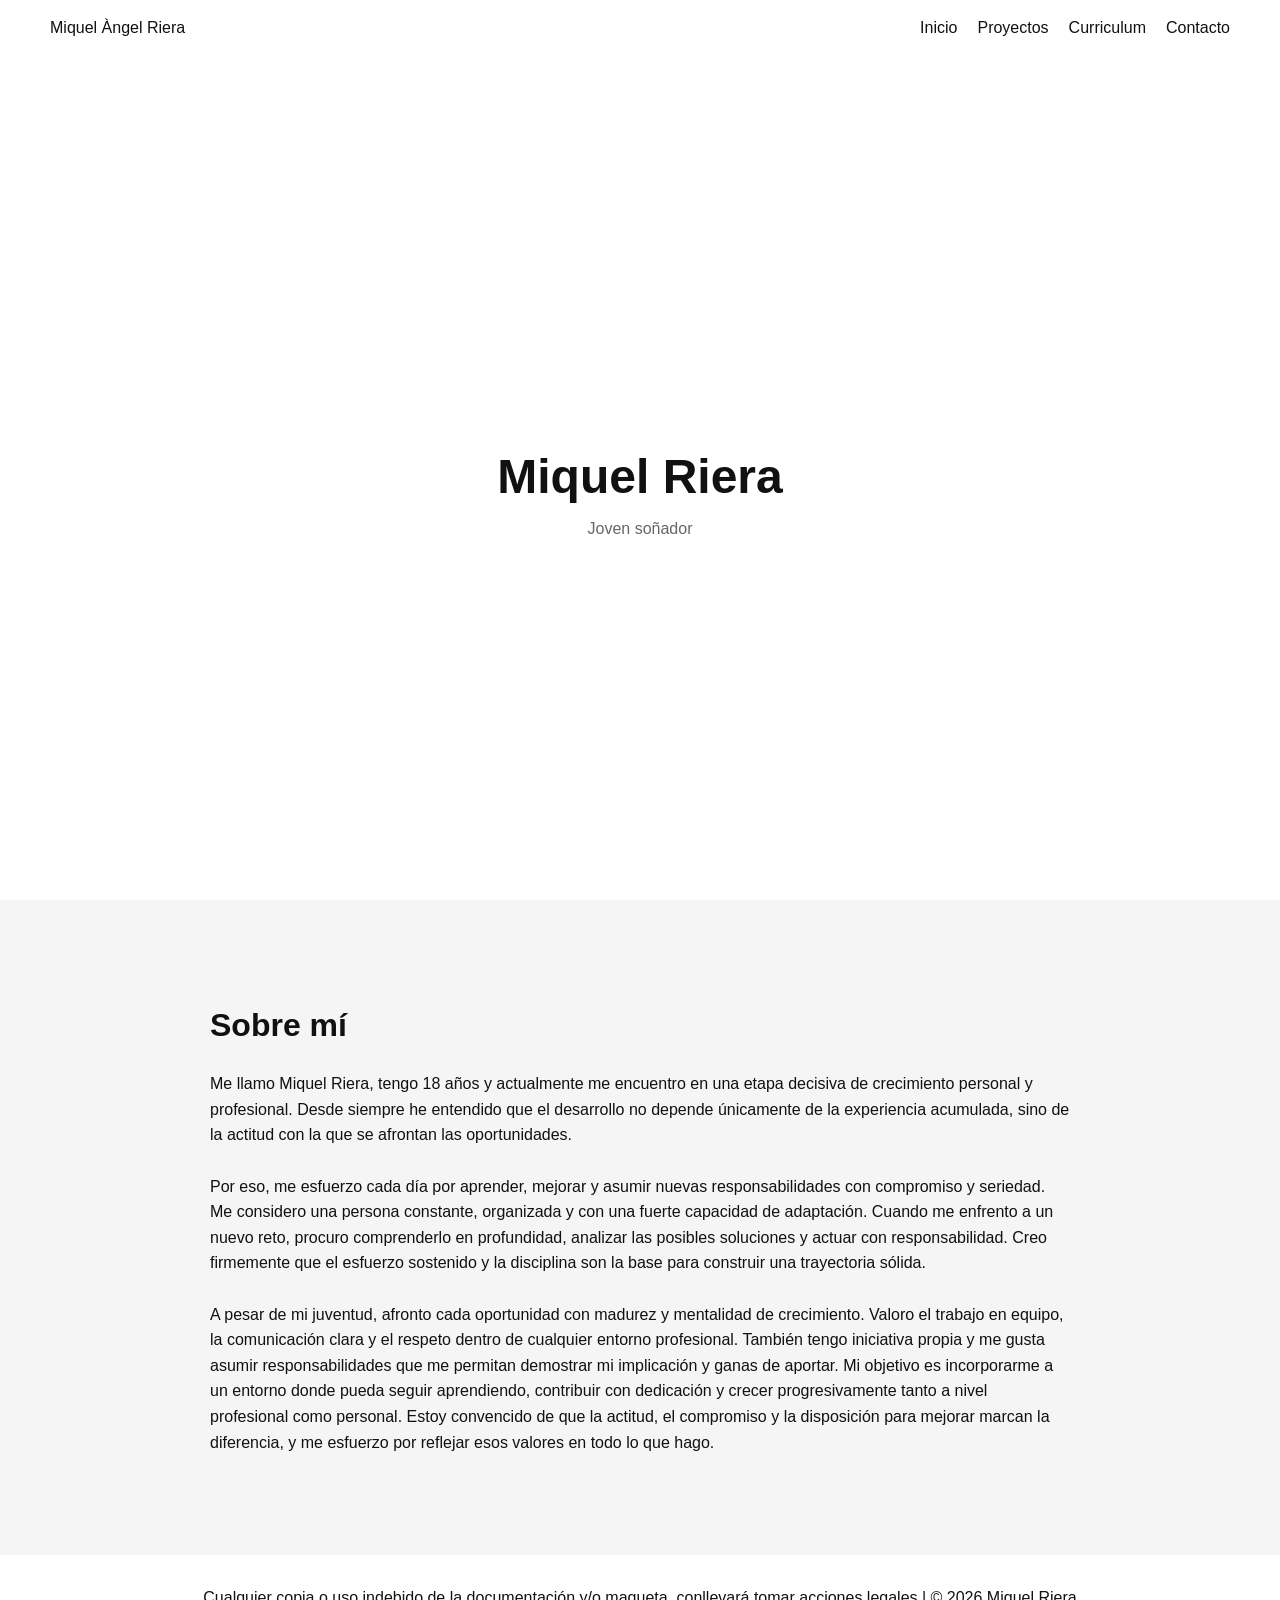
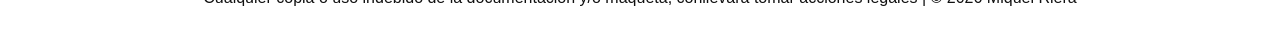
<file: index.html>
<!DOCTYPE html>
<html lang="es">
<head>
    <meta charset="UTF-8">
    <title>Miquel Riera</title>
    <link rel="icon" type="image/x-icon" href="assets/logo.ico">
    <link rel="stylesheet" href="styles.css">
</head>
<body>

<nav>
    <div class="logo">Miquel Àngel Riera</div>
    <ul>
        <li><a href="index.html">Inicio</a></li>
        <li><a href="proyectos.html">Proyectos</a></li>
        <li><a href="cv.html">Curriculum</a></li>
        <li><a href="contacto.html">Contacto</a></li>
    </ul>
</nav>

<header class="small-header">
<!--   <img src="assets/logo.ico" alt="Tu Foto"> -->  
    <h1>Miquel Riera</h1>
    <p class="subtitle">Joven soñador</p>
</header>

<section>
    <h2>Sobre mí</h2>
    <p>
       Me llamo Miquel Riera, tengo 18 años y actualmente me encuentro en una etapa decisiva de crecimiento personal y profesional. Desde siempre he entendido que el desarrollo no depende únicamente de la experiencia acumulada, sino de la actitud con la que se afrontan las oportunidades. <br> <br>Por eso, me esfuerzo cada día por aprender, mejorar y asumir nuevas responsabilidades con compromiso y seriedad. Me considero una persona constante, organizada y con una fuerte capacidad de adaptación. Cuando me enfrento a un nuevo reto, procuro comprenderlo en profundidad, analizar las posibles soluciones y actuar con responsabilidad. Creo firmemente que el esfuerzo sostenido y la disciplina son la base para construir una trayectoria sólida. <br> <br>A pesar de mi juventud, afronto cada oportunidad con madurez y mentalidad de crecimiento. Valoro el trabajo en equipo, la comunicación clara y el respeto dentro de cualquier entorno profesional. También tengo iniciativa propia y me gusta asumir responsabilidades que me permitan demostrar mi implicación y ganas de aportar. Mi objetivo es incorporarme a un entorno donde pueda seguir aprendiendo, contribuir con dedicación y crecer progresivamente tanto a nivel profesional como personal. Estoy convencido de que la actitud, el compromiso y la disposición para mejorar marcan la diferencia, y me esfuerzo por reflejar esos valores en todo lo que hago.
    </p>
</section>

<footer>
    Cualquier copia o uso indebido de la documentación y/o maqueta, conllevará tomar acciones legales | © 2026 Miquel Riera
</footer>

</body>
</html>
</file>
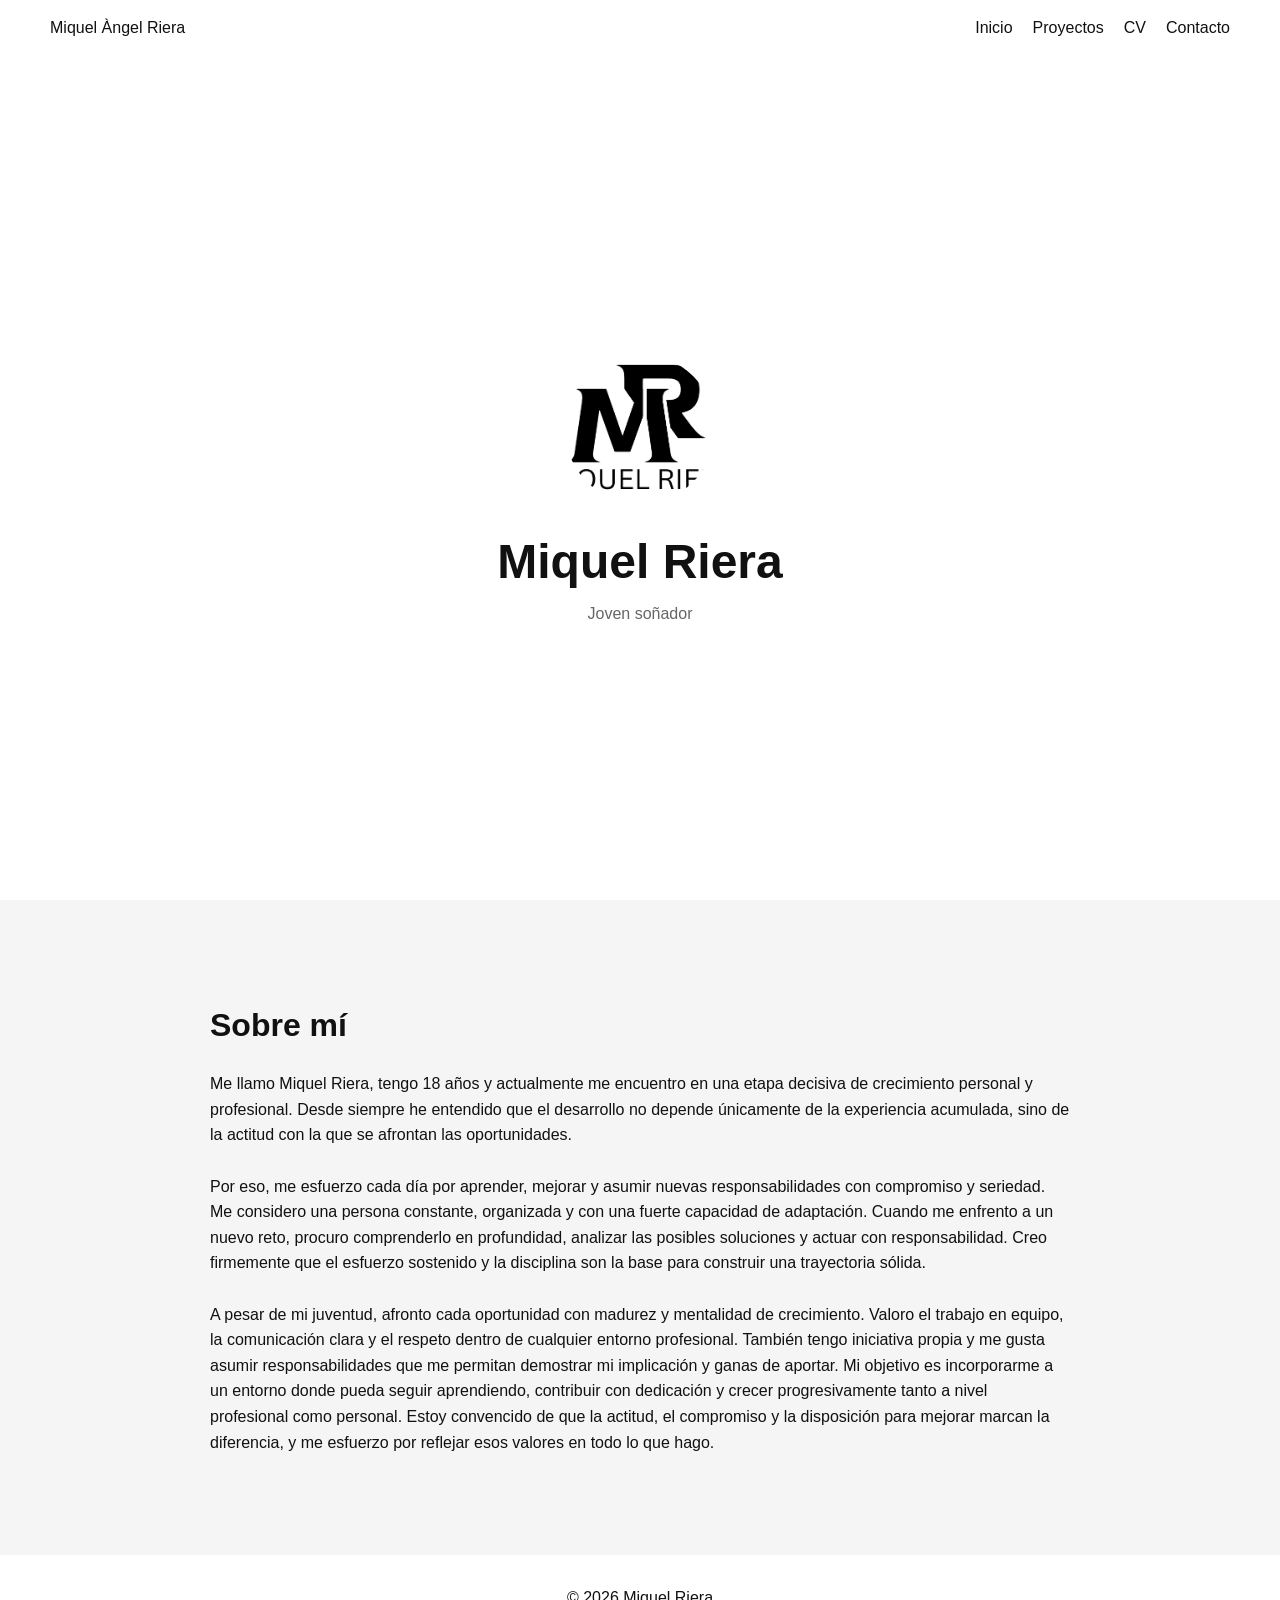
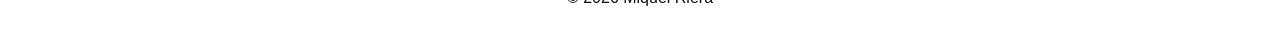
<file: Biografia/index.html>
<!DOCTYPE html>
<html lang="es">
<head>
    <meta charset="UTF-8">
    <title>Miquel Riera</title>
    <link rel="icon" type="image/x-icon" href="assets/logo.ico">
    <link rel="stylesheet" href="styles.css">
</head>
<body>

<nav>
    <div class="logo">Miquel Àngel Riera</div>
    <ul>
        <li><a href="index.html">Inicio</a></li>
        <li><a href="proyectos.html">Proyectos</a></li>
        <li><a href="cv.html">CV</a></li>
        <li><a href="contacto.html">Contacto</a></li>
    </ul>
</nav>

<header class="small-header">
    <img src="assets/logo.ico" alt="Tu Foto">
    <h1>Miquel Riera</h1>
    <p class="subtitle">Joven soñador</p>
</header>

<section>
    <h2>Sobre mí</h2>
    <p>
       Me llamo Miquel Riera, tengo 18 años y actualmente me encuentro en una etapa decisiva de crecimiento personal y profesional. Desde siempre he entendido que el desarrollo no depende únicamente de la experiencia acumulada, sino de la actitud con la que se afrontan las oportunidades. <br> <br>Por eso, me esfuerzo cada día por aprender, mejorar y asumir nuevas responsabilidades con compromiso y seriedad. Me considero una persona constante, organizada y con una fuerte capacidad de adaptación. Cuando me enfrento a un nuevo reto, procuro comprenderlo en profundidad, analizar las posibles soluciones y actuar con responsabilidad. Creo firmemente que el esfuerzo sostenido y la disciplina son la base para construir una trayectoria sólida. <br> <br>A pesar de mi juventud, afronto cada oportunidad con madurez y mentalidad de crecimiento. Valoro el trabajo en equipo, la comunicación clara y el respeto dentro de cualquier entorno profesional. También tengo iniciativa propia y me gusta asumir responsabilidades que me permitan demostrar mi implicación y ganas de aportar. Mi objetivo es incorporarme a un entorno donde pueda seguir aprendiendo, contribuir con dedicación y crecer progresivamente tanto a nivel profesional como personal. Estoy convencido de que la actitud, el compromiso y la disposición para mejorar marcan la diferencia, y me esfuerzo por reflejar esos valores en todo lo que hago.
    </p>
</section>

<footer>
    © 2026 Miquel Riera
</footer>

</body>
</html>
</file>
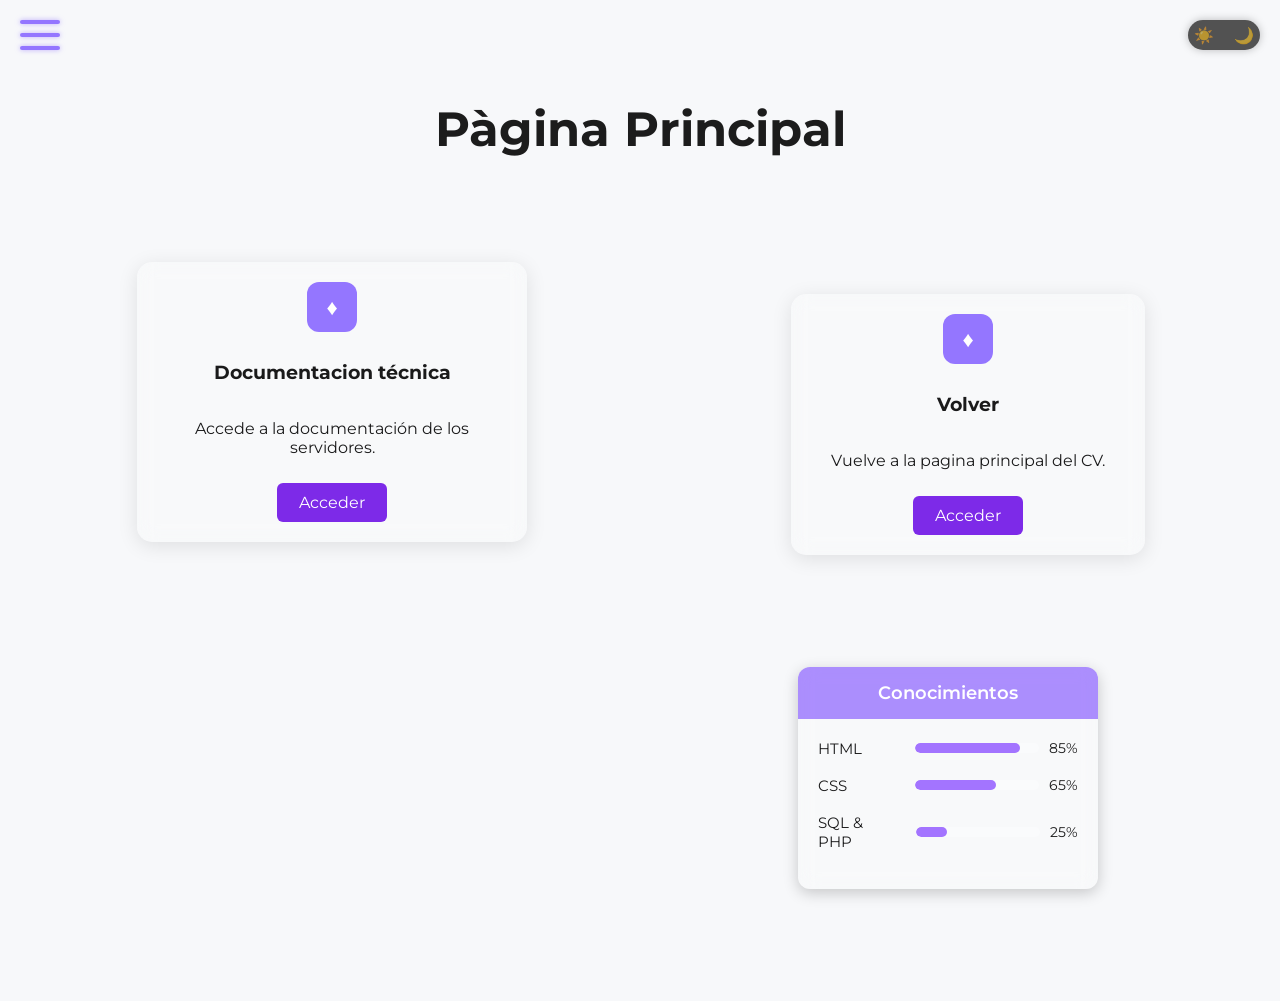
<file: Projecte Insti/index.html>
<!DOCTYPE html>
<html lang="ca">
<head>
  <meta charset="UTF-8" />
  <meta name="viewport" content="width=device-width, initial-scale=1.0" />
  <title>Pàgina Principal</title>
  <link rel="icon" type="image/x-icon" href="logo.ico" />
  <link rel="stylesheet" href="styles.css" />
  <link href="https://fonts.googleapis.com/css2?family=Montserrat:wght@300;400;500;600;700&display=swap" rel="stylesheet">
</head>

<body>
  <!-- Botón modo claro/oscuro -->
  <input type="checkbox" id="checkboxInput" />
  <label for="checkboxInput" class="toggleSwitch">
    <span class="sun">☀️</span>
    <span class="moon">🌙</span>
  </label>

  <!-- Menú hamburguesa -->
  <label class="burger" for="burger">
    <input type="checkbox" id="burger" />
    <span></span>
    <span></span>
    <span></span>
  </label>

  <!-- Menú de navegación -->
  <nav class="nav-menu">
    <ul>
      <li><a href="documentacio.html">Documentacion Tècnica</a></li>
      <!-- 
      <li><a href="#">Proyectos</a></li>
      <li><a href="#">Servicios</a></li>
      <li><a href="#">Contacto</a></li>
      -->
    </ul>

    <!-- Barra de búsqueda -->
    <div class="group">
      <svg viewBox="0 0 24 24" aria-hidden="true" class="search-icon">
        <g>
          <path
            d="M21.53 20.47l-3.66-3.66C19.195 15.24 20 13.214 20 11c0-4.97-4.03-9-9-9s-9 
            4.03-9 9 4.03 9 9 9c2.215 0 4.24-.804 5.808-2.13l3.66 
            3.66c.147.146.34.22.53.22s.385-.073.53-.22c.295-.293.295-.767.002-1.06zM3.5 
            11c0-4.135 3.365-7.5 7.5-7.5s7.5 
            3.365 7.5 7.5-3.365 7.5-7.5 7.5-7.5-3.365-7.5-7.5z">
          </path>
        </g>
      </svg>
      <input id="query" class="input" type="search" placeholder="Buscar..." name="searchbar" />
    </div>
  </nav>

  <h1 class="main-title">Pàgina Principal</h1>





<div class="cards-container">
  <div class="card">
    <div class="icon">♦︎</div>
    <h3>Documentacion técnica</h3>
    <p>Accede a la documentación de los servidores.</p>
    <button class="button" onclick="window.location.href='documentacio.html'">
    Acceder
    </button>

  </div>

 <div class="cards-container">
  <div class="card">
    <div class="icon">♦︎</div>
    <h3>Volver</h3>
    <p>Vuelve a la pagina principal del CV.</p>
    <button class="button" onclick="window.location.href='../index.html'">
    Acceder
    </button>

  </div>

    
  
  <div class="progress-card">
  <div class="header">Conocimientos</div>
  <div class="body">
    <div class="skill">
      <div class="skill-name html">HTML</div>
      <div class="skill-level">
        <div style="width: 85%" class="skill-percent"></div>
      </div>
      <div class="skill-percent-number">85%</div>
    </div>

    <div class="skill">
      <div class="skill-name css">CSS</div>
      <div class="skill-level">
        <div style="width: 65%" class="skill-percent"></div>
      </div>
      <div class="skill-percent-number">65%</div>
    </div>

    <div class="skill">
      <div class="skill-name js">SQL & PHP</div>
      <div class="skill-level">
        <div style="width: 25%" class="skill-percent"></div>
      </div>
      <div class="skill-percent-number">25%</div>
    </div>
  </div>
</div>




  <script src="script.js"></script>
  <audio id="clickSound" src="sonidos/sonido boton.mp3" preload="auto"></audio>
</body>
</html>
</file>
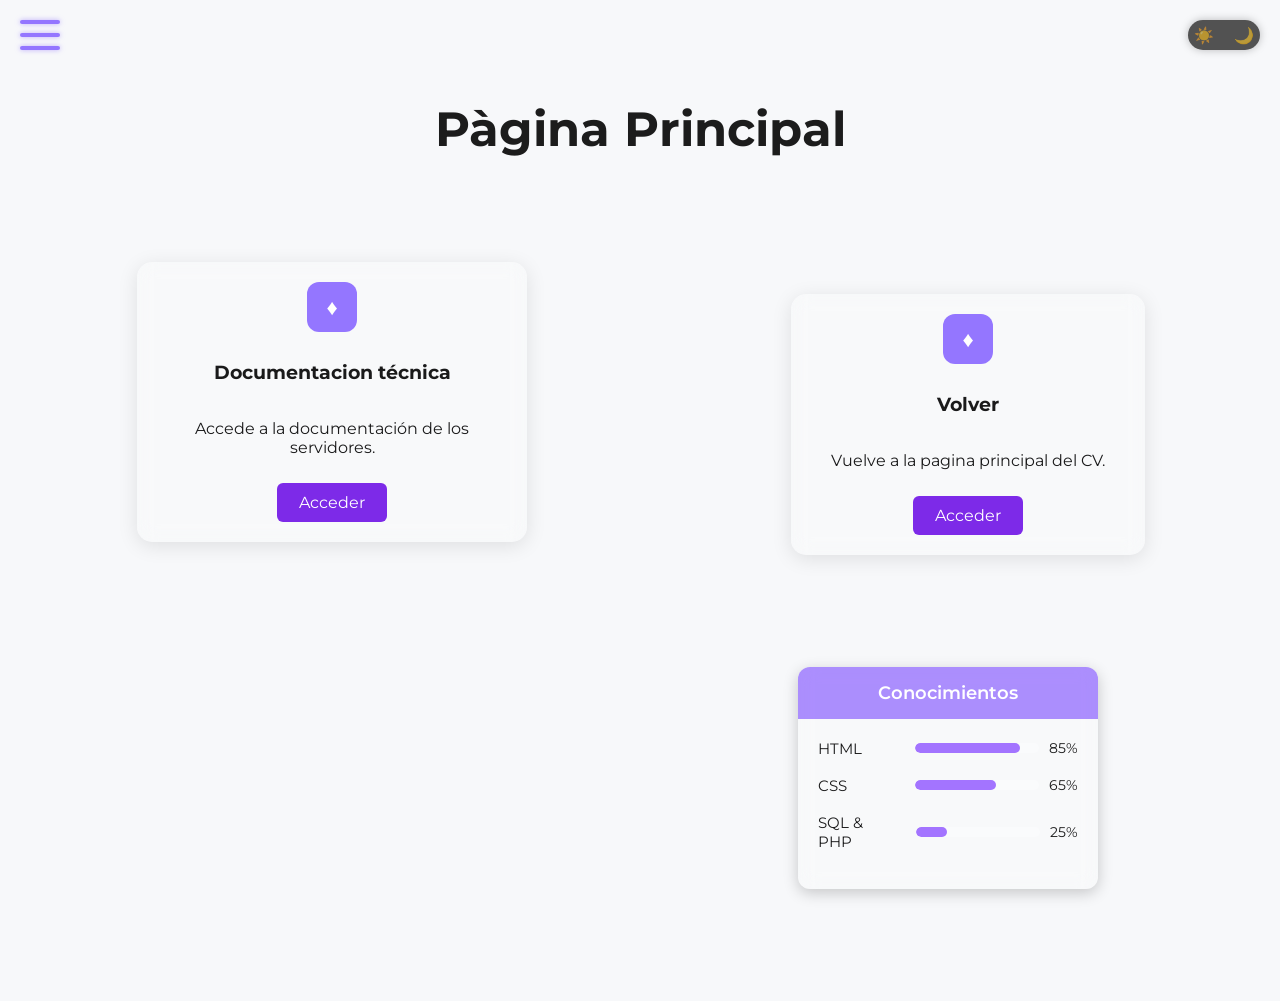
<file: Biografia/Projecte Insti/index.html>
<!DOCTYPE html>
<html lang="ca">
<head>
  <meta charset="UTF-8" />
  <meta name="viewport" content="width=device-width, initial-scale=1.0" />
  <title>Pàgina Principal</title>
  <link rel="icon" type="image/x-icon" href="logo.ico" />
  <link rel="stylesheet" href="styles.css" />
  <link href="https://fonts.googleapis.com/css2?family=Montserrat:wght@300;400;500;600;700&display=swap" rel="stylesheet">
</head>

<body>
  <!-- Botón modo claro/oscuro -->
  <input type="checkbox" id="checkboxInput" />
  <label for="checkboxInput" class="toggleSwitch">
    <span class="sun">☀️</span>
    <span class="moon">🌙</span>
  </label>

  <!-- Menú hamburguesa -->
  <label class="burger" for="burger">
    <input type="checkbox" id="burger" />
    <span></span>
    <span></span>
    <span></span>
  </label>

  <!-- Menú de navegación -->
  <nav class="nav-menu">
    <ul>
      <li><a href="documentacio.html">Documentació Tècnica</a></li>
      <!-- 
      <li><a href="#">Proyectos</a></li>
      <li><a href="#">Servicios</a></li>
      <li><a href="#">Contacto</a></li>
      -->
    </ul>

    <!-- Barra de búsqueda -->
    <div class="group">
      <svg viewBox="0 0 24 24" aria-hidden="true" class="search-icon">
        <g>
          <path
            d="M21.53 20.47l-3.66-3.66C19.195 15.24 20 13.214 20 11c0-4.97-4.03-9-9-9s-9 
            4.03-9 9 4.03 9 9 9c2.215 0 4.24-.804 5.808-2.13l3.66 
            3.66c.147.146.34.22.53.22s.385-.073.53-.22c.295-.293.295-.767.002-1.06zM3.5 
            11c0-4.135 3.365-7.5 7.5-7.5s7.5 
            3.365 7.5 7.5-3.365 7.5-7.5 7.5-7.5-3.365-7.5-7.5z">
          </path>
        </g>
      </svg>
      <input id="query" class="input" type="search" placeholder="Buscar..." name="searchbar" />
    </div>
  </nav>

  <h1 class="main-title">Pàgina Principal</h1>





<div class="cards-container">
  <div class="card">
    <div class="icon">♦︎</div>
    <h3>Documentacion técnica</h3>
    <p>Accede a la documentación de los servidores.</p>
    <button class="button" onclick="window.location.href='documentacio.html'">
    Acceder
    </button>

  </div>

 <div class="cards-container">
  <div class="card">
    <div class="icon">♦︎</div>
    <h3>Volver</h3>
    <p>Vuelve a la pagina principal del CV.</p>
    <button class="button" onclick="window.location.href='../index.html'">
    Acceder
    </button>

  </div>

    
  
  <div class="progress-card">
  <div class="header">Conocimientos</div>
  <div class="body">
    <div class="skill">
      <div class="skill-name html">HTML</div>
      <div class="skill-level">
        <div style="width: 85%" class="skill-percent"></div>
      </div>
      <div class="skill-percent-number">85%</div>
    </div>

    <div class="skill">
      <div class="skill-name css">CSS</div>
      <div class="skill-level">
        <div style="width: 65%" class="skill-percent"></div>
      </div>
      <div class="skill-percent-number">65%</div>
    </div>

    <div class="skill">
      <div class="skill-name js">SQL & PHP</div>
      <div class="skill-level">
        <div style="width: 25%" class="skill-percent"></div>
      </div>
      <div class="skill-percent-number">25%</div>
    </div>
  </div>
</div>




  <script src="script.js"></script>
  <audio id="clickSound" src="sonidos/sonido boton.mp3" preload="auto"></audio>
</body>
</html>
</file>
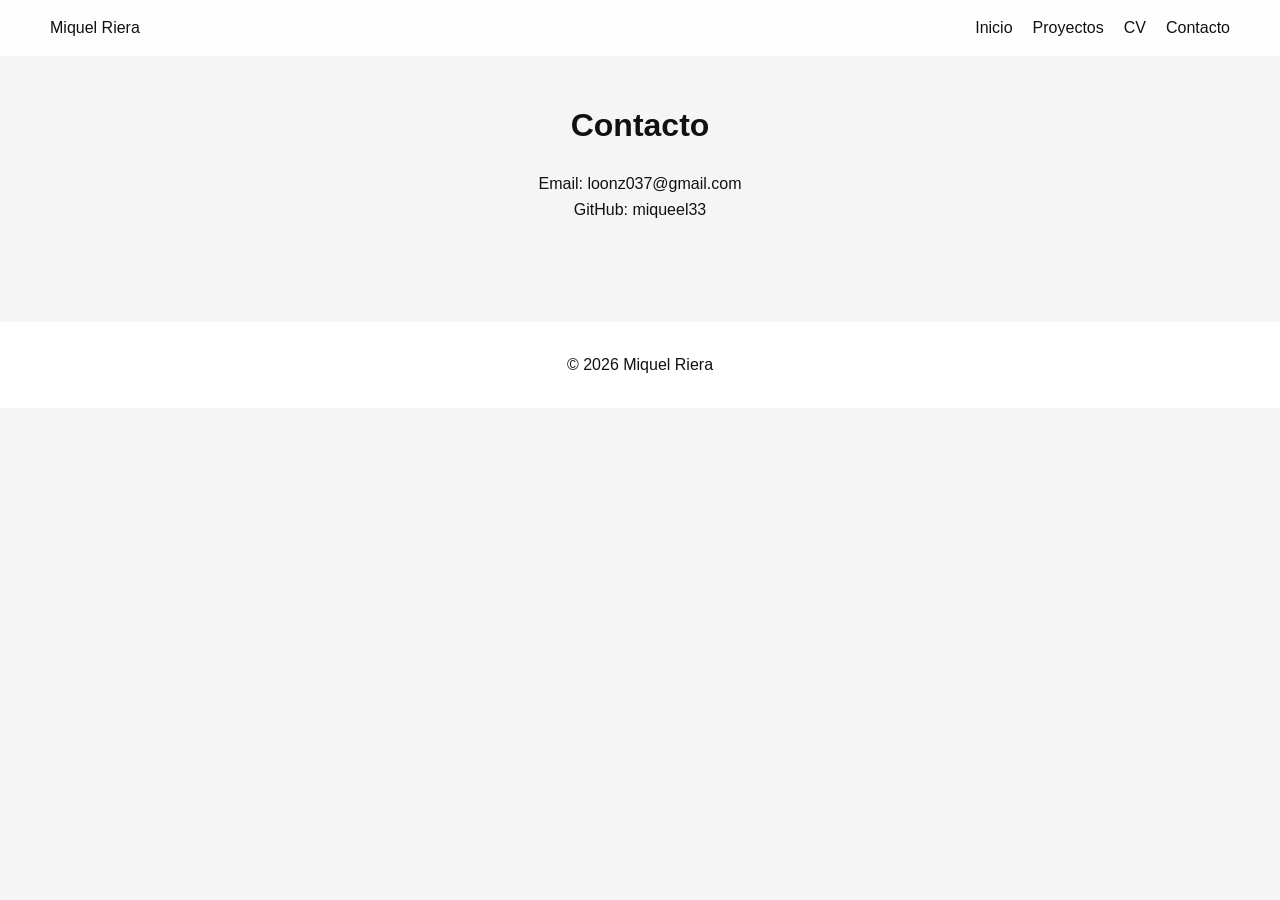
<file: contacto.html>
<!DOCTYPE html>
<html lang="es">
<head>
    <meta charset="UTF-8">
    <title>Miquel Riera</title>
    <link rel="stylesheet" href="styles.css">
</head>
<body>

<nav>
    <div class="logo">Miquel Riera</div>
    <ul>
        <li><a href="index.html">Inicio</a></li>
        <li><a href="proyectos.html">Proyectos</a></li>
        <li><a href="cv.html">CV</a></li>
        <li><a href="contacto.html">Contacto</a></li>
    </ul>
</nav>

<section class="page-section">
    <h2>Contacto</h2>
    <p>Email: loonz037@gmail.com</p>
    <p>GitHub: miqueel33</p>
</section>

<footer>
    © 2026 Miquel Riera
</footer>

</body>
</html>
</file>
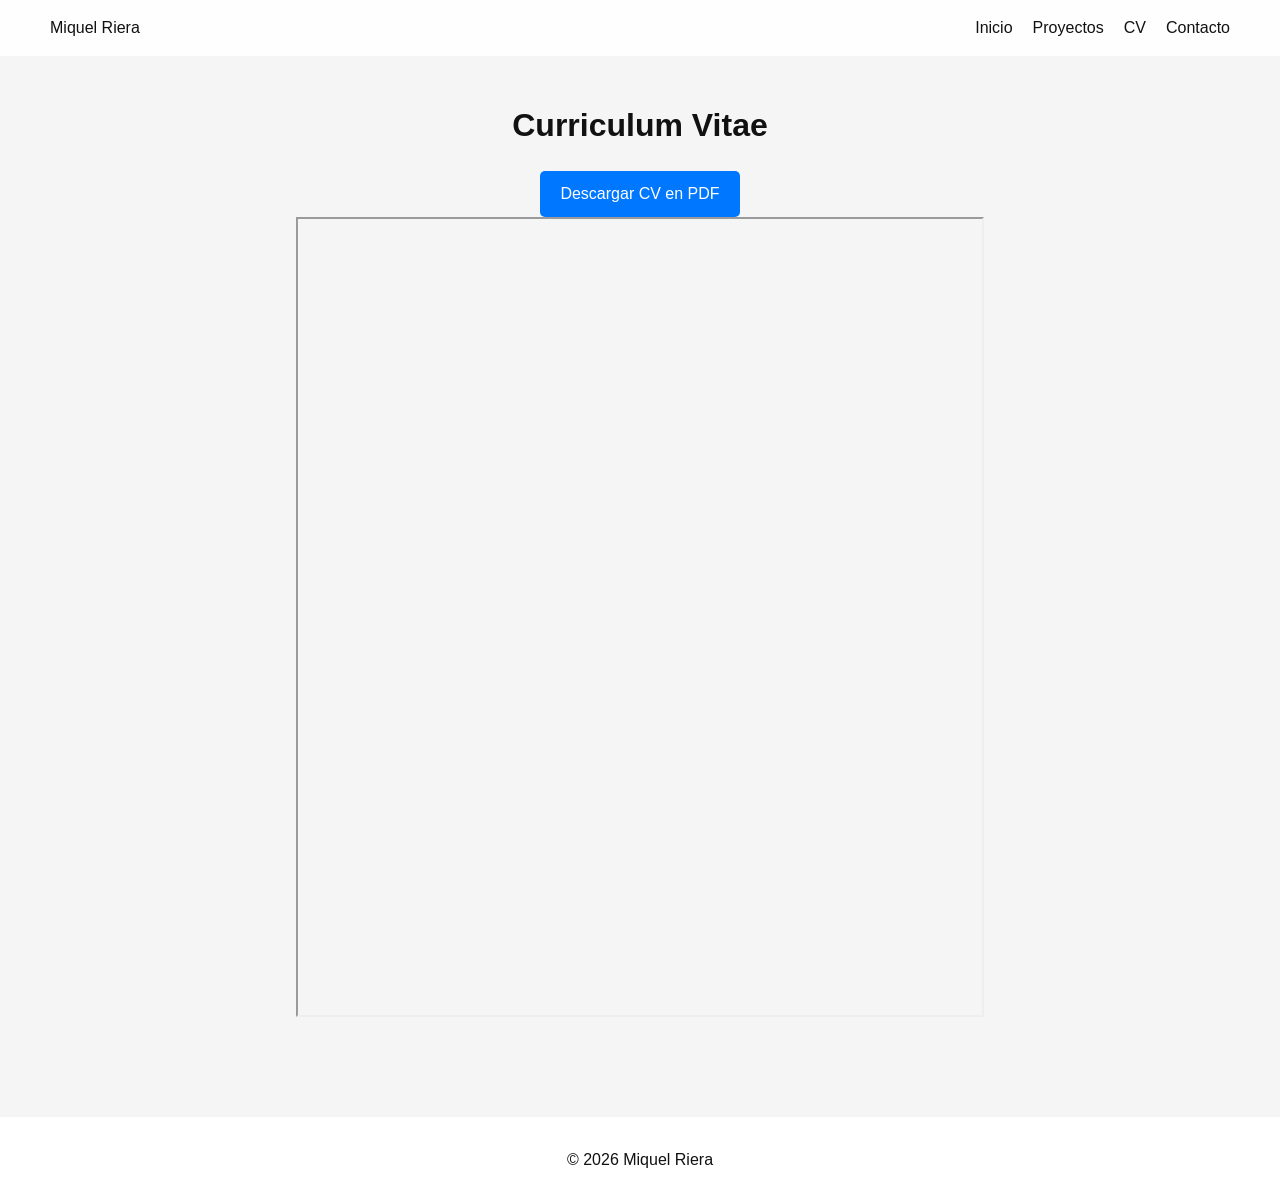
<file: cv.html>
<!DOCTYPE html>
<html lang="es">
<head>
    <meta charset="UTF-8">
    <title>Miquel Riera</title>
    <link rel="stylesheet" href="styles.css">
</head>
<body>

<nav>
    <div class="logo">Miquel Riera</div>
    <ul>
        <li><a href="index.html">Inicio</a></li>
        <li><a href="proyectos.html">Proyectos</a></li>
        <li><a href="cv.html">CV</a></li>
        <li><a href="contacto.html">Contacto</a></li>
    </ul>
</nav>

<section class="page-section">
    <h2>Curriculum Vitae</h2>

    <a class="btn" href="assets/cv.pdf" target="_blank">Descargar CV en PDF</a>

    <iframe src="assets/cv.pdf" class="cv-viewer"></iframe>

</section>

<footer>
    © 2026 Miquel Riera
</footer>


</body>
</html>
</file>
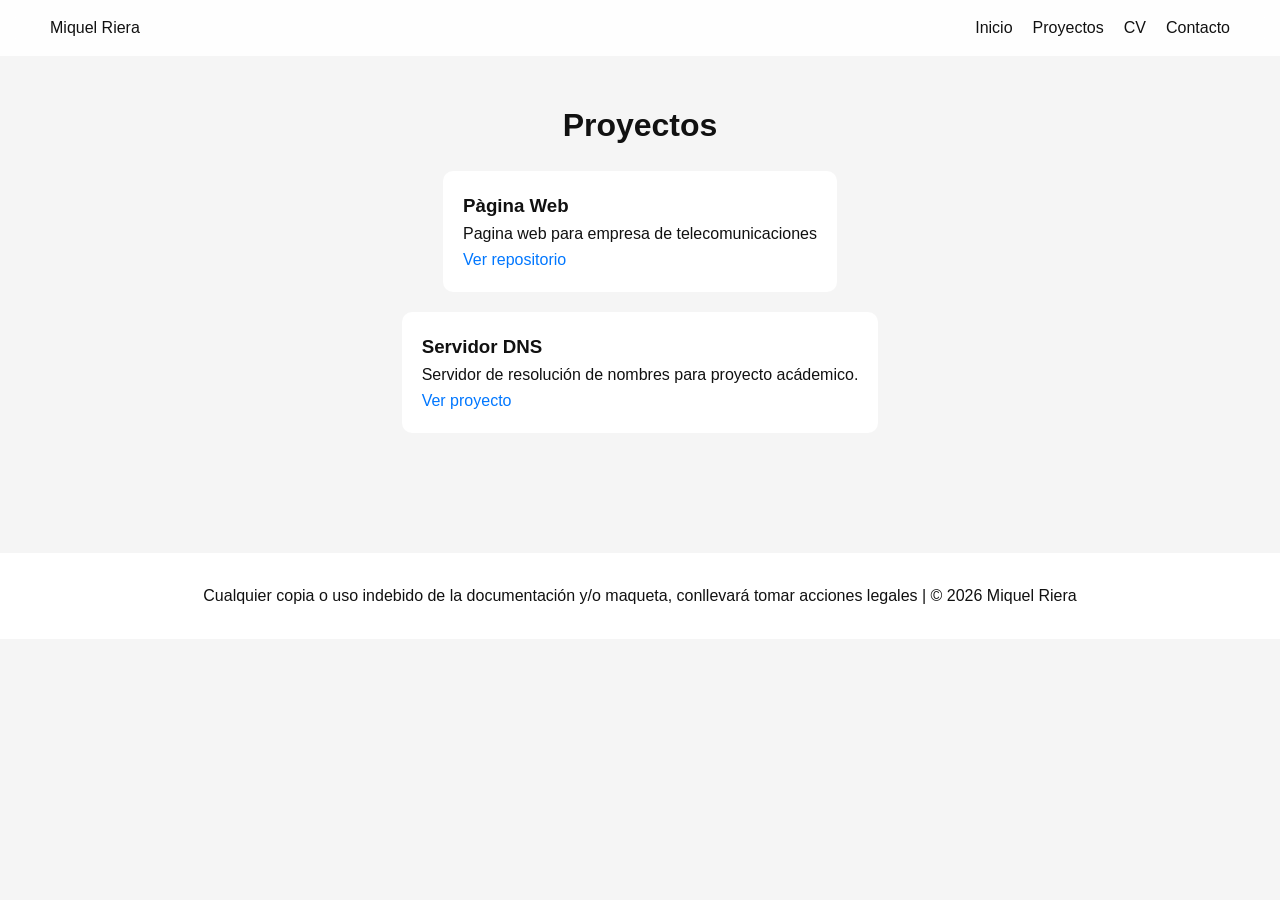
<file: proyectos.html>
<!DOCTYPE html>
<html lang="es">
<head>
    <meta charset="UTF-8">
    <title>Proyectos | Miquel Riera</title>
    <link rel="stylesheet" href="styles.css">
</head>
<body>

<nav>
    <div class="logo">Miquel Riera</div>
    <ul>
        <li><a href="index.html">Inicio</a></li>
        <li><a href="proyectos.html">Proyectos</a></li>
        <li><a href="cv.html">CV</a></li>
        <li><a href="contacto.html">Contacto</a></li>
    </ul>
</nav>

<section class="page-section">
    <h2>Proyectos</h2>

    <div class="project-card">
        <h3>Pàgina Web</h3>
        <p>Pagina web para empresa de telecomunicaciones</p>
        <a href="ADTelecom/index_es.html">Ver repositorio</a>
    </div>

    <div class="project-card">
        <h3>Servidor DNS</h3>
        <p>Servidor de resolución de nombres para proyecto acádemico.</p>
        <a href="Projecte Insti/index.html">Ver proyecto</a>
    </div>

</section>

<footer>
    Cualquier copia o uso indebido de la documentación y/o maqueta, conllevará tomar acciones legales | © 2026 Miquel Riera
</footer>

</body>
</html>
</file>
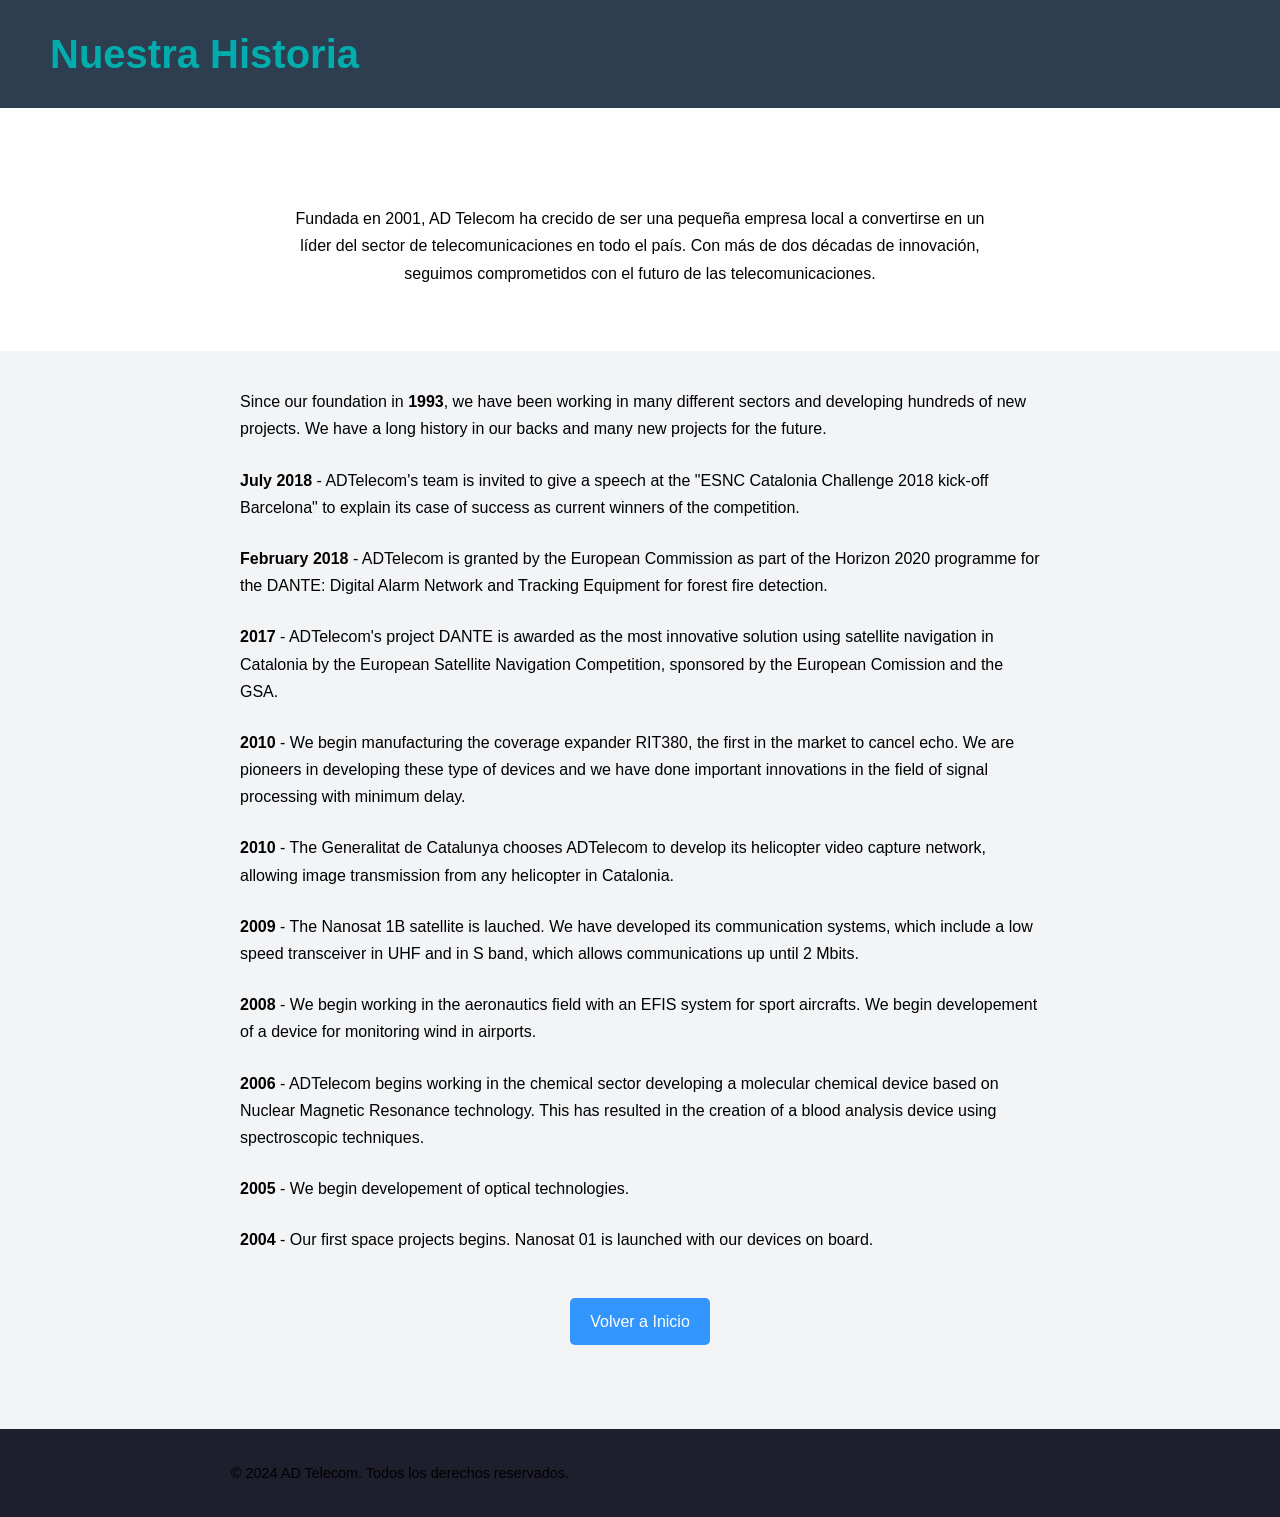
<file: ADTelecom/historia_es.html>
<!DOCTYPE html>
<html lang="es"></html>
<head>
    <meta charset="UTF-8">
    <meta name="viewport" content="width=device-width, initial-scale=1.0">
    <meta http-equiv="X-UA-Compatible" content="IE=edge">
    <title>Historia AD Telecom</title>
    <link rel="icon" type="image/x-icon" href="img/Icono web 2.ico"> <!-- ICONO WEB DE LA PESTAÑA WEB-->
    <link rel="stylesheet" href="styles.css"> <!-- Enlace al archivo CSS externo -->
    <link href="https://fonts.googleapis.com/css2?family=Poppins:wght@400;600&display=swap" rel="stylesheet">
</head>  

   <!-- Cabecera -->
   <header>
    <h1>Nuestra Historia</h1>
</header>



<section id="historia" class="main-content">
    <h2></h2>
    <p>Fundada en 2001, AD Telecom ha crecido de ser una pequeña empresa local a convertirse en un líder del sector de telecomunicaciones en todo el país. Con más de dos décadas de innovación, seguimos comprometidos con el futuro de las telecomunicaciones.</p>
</section>

<script>
    document.addEventListener("DOMContentLoaded", function() {
        const links = document.querySelectorAll("a");
        
        // Agregar evento de clic en todos los enlaces
        links.forEach(link => {
            link.addEventListener("click", function(event) {
                event.preventDefault(); // Prevenir el comportamiento por defecto

                const targetUrl = this.href;

                // Aplicar clase fade-out al cuerpo para la transición
                document.body.classList.add("fade-out");

                // Redirigir después de la animación
                setTimeout(function() {
                    window.location.href = targetUrl;
                }, 500); // Tiempo coincidente con la duración de la transición CSS
            });
        });
    });
</script>

<div class="container"></div>
	<h1></h1> <!--TITULO DE LA PAGINA, NO HACE FALTA PONER NINGUNO, PERO ESTA POR SI ACASO-->
	<div class="subrayado"></div>
	<p>Since our foundation in <b>1993</b>, we have been working in many different sectors and developing hundreds of new projects. We have a long history in our backs and many new projects for the future.</p>
	<div class="chronology">
	<p><b>July 2018 </b>- ADTelecom's team is invited to give a speech at the "ESNC Catalonia Challenge 2018 kick-off Barcelona" to explain its case of success as current winners of the competition.</p>
	<p><b>February 2018</b> - ADTelecom is granted by the European Commission as part of the Horizon 2020 programme for the DANTE: Digital Alarm Network and Tracking Equipment for forest fire detection.</p>
	<p><b>2017</b> - ADTelecom's project DANTE is awarded as the most innovative solution using satellite navigation in Catalonia by the European Satellite Navigation Competition, sponsored by the European Comission and the GSA. </p>
	<p><b>2010</b> - We begin manufacturing the coverage expander RIT380, the first in the market to cancel echo. We are pioneers in developing these type of devices and we have done important innovations in the field of signal processing with minimum delay.</p>
	<p><b>2010</b> - The Generalitat de Catalunya chooses ADTelecom to develop its helicopter video capture network, allowing image transmission from any helicopter in Catalonia.</p>
	<p><b>2009</b> - The Nanosat 1B satellite is lauched. We have developed its communication systems, which include a low speed transceiver in UHF and in S band, which allows communications up until 2 Mbits.</p>
	<p><b>2008</b> - We begin working in the aeronautics field with an EFIS system for sport aircrafts. We begin developement of a device for monitoring wind in airports.</p>
	<p><b>2006</b> - ADTelecom begins working in the chemical sector developing a molecular chemical device based on Nuclear Magnetic Resonance technology. This has resulted in the creation of a blood analysis device using spectroscopic techniques.</p>
	<p><b>2005</b> - We begin developement of optical technologies.</p>
	<p><b>2004</b> - Our first space projects begins. Nanosat 01 is launched with our devices on board.</p>
	</div>
<div>
    <body>  
        <a href="index_es.html" class="button">Volver a Inicio</a>
    </body>
</div>



    <!-- Pie de página -->
    <footer>
        <p>&copy; 2024 AD Telecom. Todos los derechos reservados.</p>
    </footer>
</file>
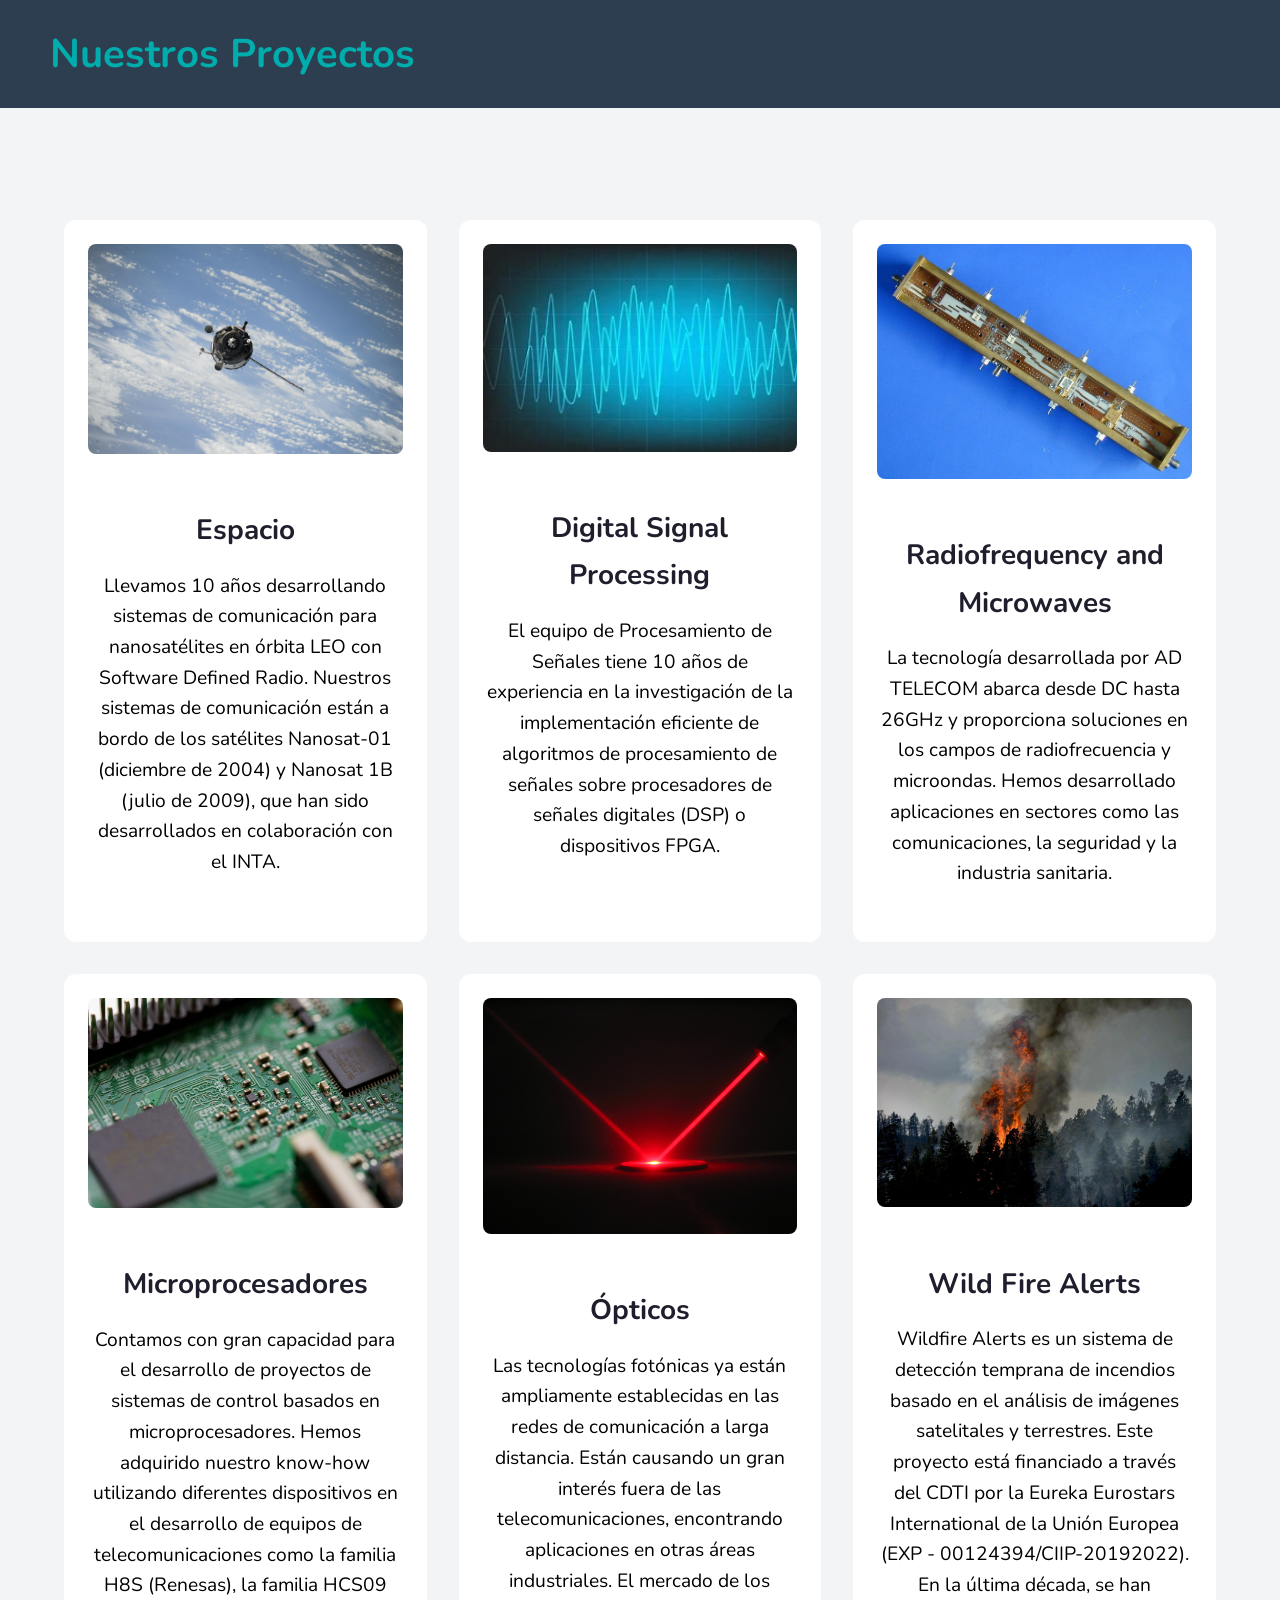
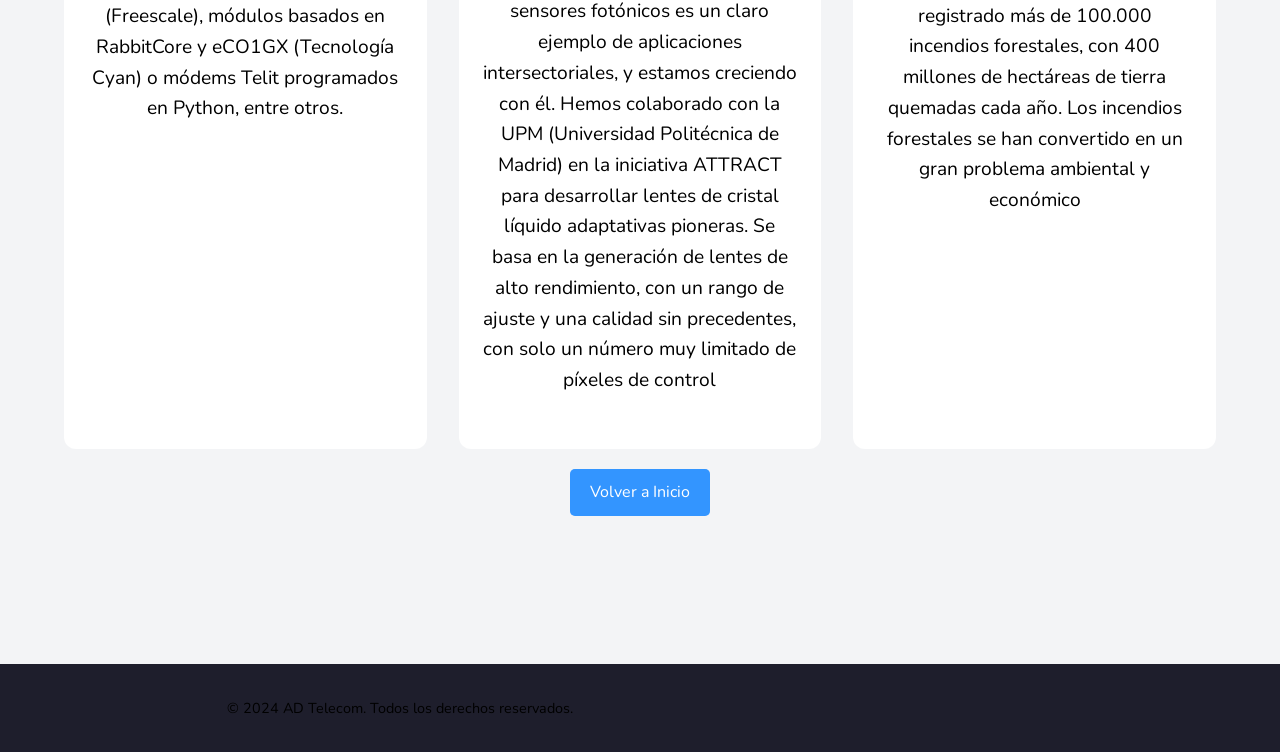
<file: ADTelecom/project_es.html>
<!DOCTYPE html>
<html lang="es">
<head>
    <meta charset="UTF-8">
    <meta name="viewport" content="width=device-width, initial-scale=1.0">
    <meta http-equiv="X-UA-Compatible" content="IE=edge">
    <title>Proyectos AD Telecom</title>
    <link rel="icon" type="image/x-icon" href="img/Icono web 2.ico"> <!-- ICONO WEB DE LA PESTAÑA WEB-->
    <link rel="stylesheet" href="styles.css"> <!-- Enlace al archivo CSS externo -->
    <link href="https://fonts.googleapis.com/css2?family=Nunito:wght@400;600;700&display=swap" rel="stylesheet">
</head>
<body>

       <!-- Cabecera -->
       <header>
        <h1>Nuestros Proyectos</h1>
    </header>

 <!-- <section id="inicio" class="main-content" style="margin-top: 0px;">
        <a href="project.html" class="button">Conoce nuestros proyectos</a> --> 
        <!-- <a href="index.html" class="button">Volver a Inicio</a> --> 
   <!-- </section>-->
    
    
<section id="proyectos" class="main-content"> 
    <h2></h2> <!-- MODIFICAR SI QUIERES CAMBIAR TITULO-->
    <div class="project-gallery">
        <!-- Proyecto 1: Espacio -->
        <div class="project-card">
            <img src="img/satelite.jpg" alt="Proyecto Espacio" class="project-image">
            <h3>Espacio</h3>
            <p>Llevamos 10 años desarrollando sistemas de comunicación para nanosatélites en órbita LEO con Software Defined Radio.

                Nuestros sistemas de comunicación están a bordo de los satélites Nanosat-01 (diciembre de 2004) y Nanosat 1B (julio de 2009), que han sido desarrollados en colaboración con el INTA.</p>
        </div>
        
        <!-- Proyecto 2: Digital Signal Processing -->
        <div class="project-card">
            <img src="img/procesador.jpeg" alt="Digital Signal Processing" class="project-image">
            <h3>Digital Signal Processing</h3>
            <p>El equipo de Procesamiento de Señales tiene 10 años de experiencia en la investigación de la implementación eficiente de algoritmos de procesamiento de señales sobre procesadores de señales digitales (DSP) o dispositivos FPGA.</p>
        </div>

        <!-- Proyecto 3: Radiofrequency and Microwaves -->
        <div class="project-card">
            <img src="img/rfreq.jpg" alt="Radiofrequency and Microwaves" class="project-image">
            <h3>Radiofrequency and Microwaves</h3>
            <p>La tecnología desarrollada por AD TELECOM abarca desde DC hasta 26GHz y proporciona soluciones en los campos de radiofrecuencia y microondas. Hemos desarrollado aplicaciones en sectores como las comunicaciones, la seguridad y la industria sanitaria.   </p>
        </div>

        <!-- Proyecto 4: Microprocesadores -->
        <div class="project-card">
            <img src="img/pcb2.jpg" alt="Microprocesadores" class="project-image">
            <h3>Microprocesadores</h3>
            <p>Contamos con gran capacidad para el desarrollo de proyectos de sistemas de control basados en microprocesadores.

                Hemos adquirido nuestro know-how utilizando diferentes dispositivos en el desarrollo de equipos de telecomunicaciones como la familia H8S (Renesas), la familia HCS09 (Freescale), módulos basados en RabbitCore y eCO1GX (Tecnología Cyan) o módems Telit programados en Python, entre otros.</p>
        </div>

        <!-- Proyecto 5: Ópticos -->
        <div class="project-card">
            <img src="img/laser.jpg" alt="Ópticos" class="project-image">
            <h3>Ópticos</h3>
            <p>Las tecnologías fotónicas ya están ampliamente establecidas en las redes de comunicación a larga distancia. Están causando un gran interés fuera de las telecomunicaciones, encontrando aplicaciones en otras áreas industriales.

                El mercado de los sensores fotónicos es un claro ejemplo de aplicaciones intersectoriales, y estamos creciendo con él.
                
                Hemos colaborado con la UPM (Universidad Politécnica de Madrid) en la iniciativa ATTRACT para desarrollar lentes de cristal líquido adaptativas pioneras. Se basa en la generación de lentes de alto rendimiento, con un rango de ajuste y una calidad sin precedentes, con solo un número muy limitado de píxeles de control</p>
        </div>

        <!-- Proyecto 6: Wild Fire Alerts -->
        <div class="project-card">
            <img src="img/fuego.jpg" alt="Wild Fire Alerts" class="project-image">
            <h3>Wild Fire Alerts</h3>
            <p>Wildfire Alerts es un sistema de detección temprana de incendios basado en el análisis de imágenes satelitales y terrestres. Este proyecto está financiado a través del CDTI por la Eureka Eurostars International de la Unión Europea (EXP - 00124394/CIIP-20192022).

                En la última década, se han registrado más de 100.000 incendios forestales, con 400 millones de hectáreas de tierra quemadas cada año. Los incendios forestales se han convertido en un gran problema ambiental y económico</p>
        </div>
    </div>
    <a href="index_es.html" class="button">Volver a Inicio</a>
</section> 
</body> </html> 

<footer>
    <p>&copy; 2024 AD Telecom. Todos los derechos reservados.</p>
</footer>
</file>
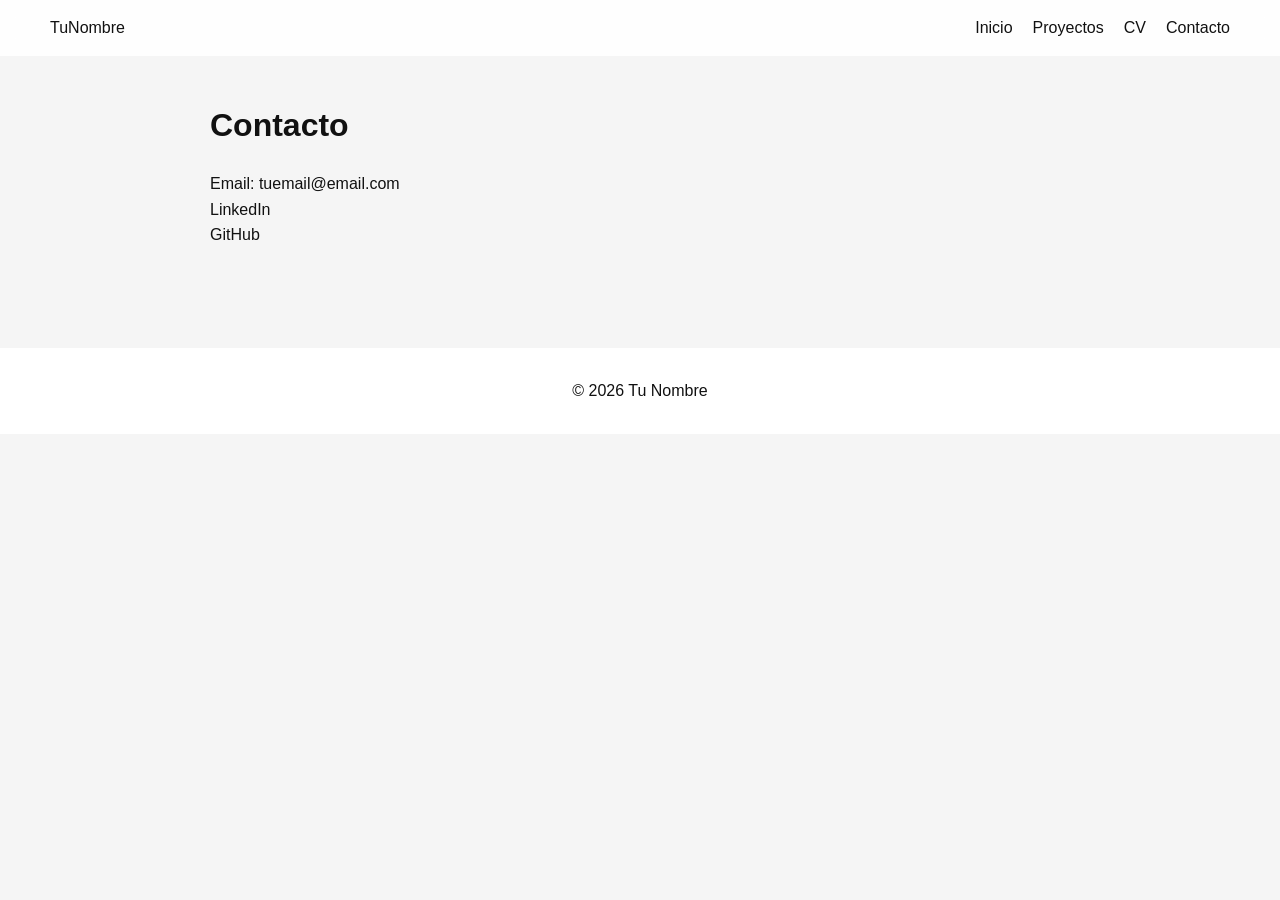
<file: Biografia/contacto.html>
<!DOCTYPE html>
<html lang="es">
<head>
    <meta charset="UTF-8">
    <title>Contacto - Tu Nombre</title>
    <link rel="stylesheet" href="styles.css">
</head>
<body>

<nav>
    <div class="logo">TuNombre</div>
    <ul>
        <li><a href="index.html">Inicio</a></li>
        <li><a href="proyectos.html">Proyectos</a></li>
        <li><a href="cv.html">CV</a></li>
        <li><a href="contacto.html">Contacto</a></li>
    </ul>
</nav>

<section class="page-section">
    <h2>Contacto</h2>
    <p>Email: tuemail@email.com</p>
    <p>LinkedIn</p>
    <p>GitHub</p>
</section>

<footer>
    © 2026 Tu Nombre
</footer>

</body>
</html>
</file>
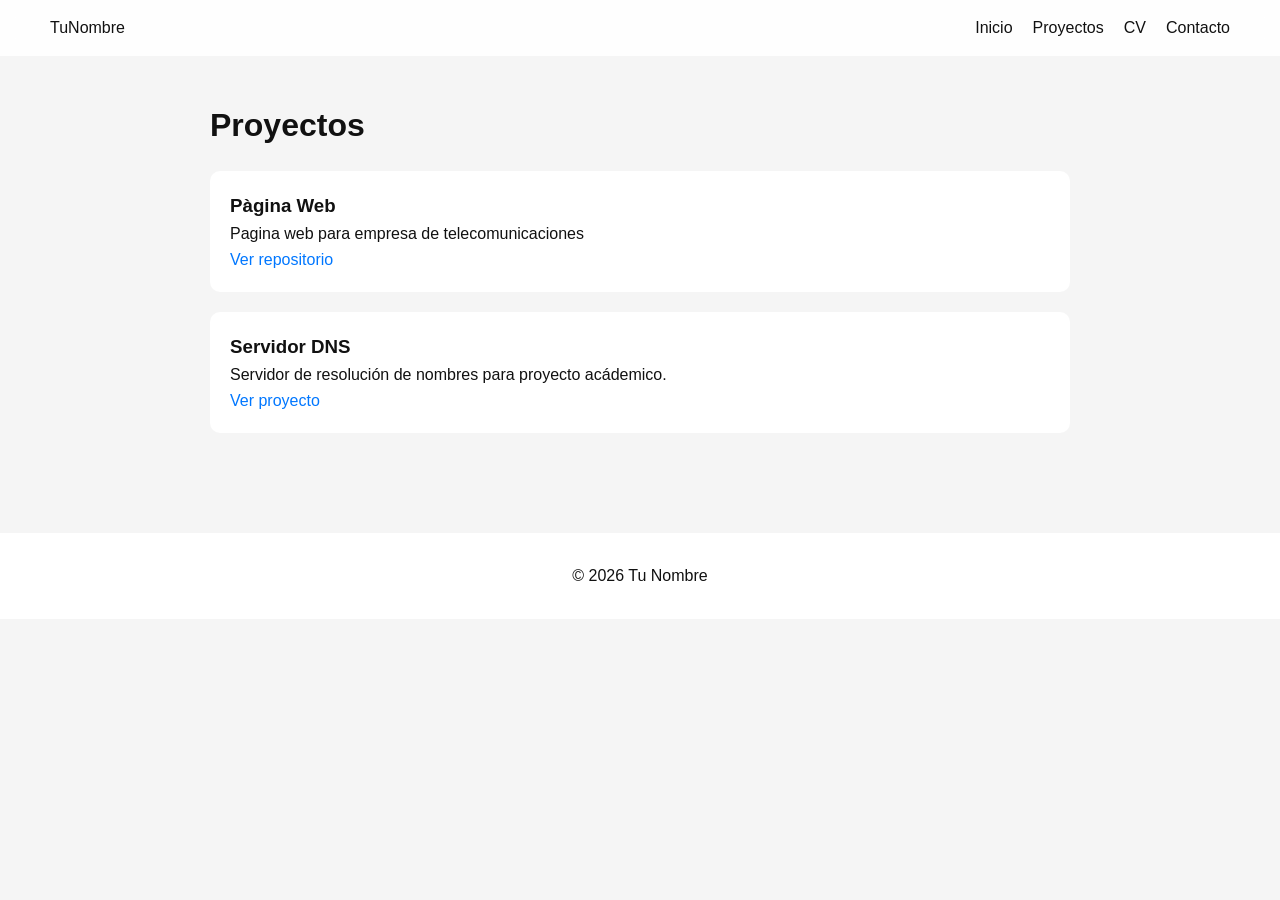
<file: Biografia/proyectos.html>
<!DOCTYPE html>
<html lang="es">
<head>
    <meta charset="UTF-8">
    <title>Proyectos - Tu Nombre</title>
    <link rel="stylesheet" href="styles.css">
</head>
<body>

<nav>
    <div class="logo">TuNombre</div>
    <ul>
        <li><a href="index.html">Inicio</a></li>
        <li><a href="proyectos.html">Proyectos</a></li>
        <li><a href="cv.html">CV</a></li>
        <li><a href="contacto.html">Contacto</a></li>
    </ul>
</nav>

<section class="page-section">
    <h2>Proyectos</h2>

    <div class="project-card">
        <h3>Pàgina Web</h3>
        <p>Pagina web para empresa de telecomunicaciones</p>
        <a href="ADTelecom/index_es.html">Ver repositorio</a>
    </div>

    <div class="project-card">
        <h3>Servidor DNS</h3>
        <p>Servidor de resolución de nombres para proyecto acádemico.</p>
        <a href="Projecte Insti/index.html">Ver proyecto</a>
    </div>

</section>

<footer>
    © 2026 Tu Nombre
</footer>

</body>
</html>
</file>
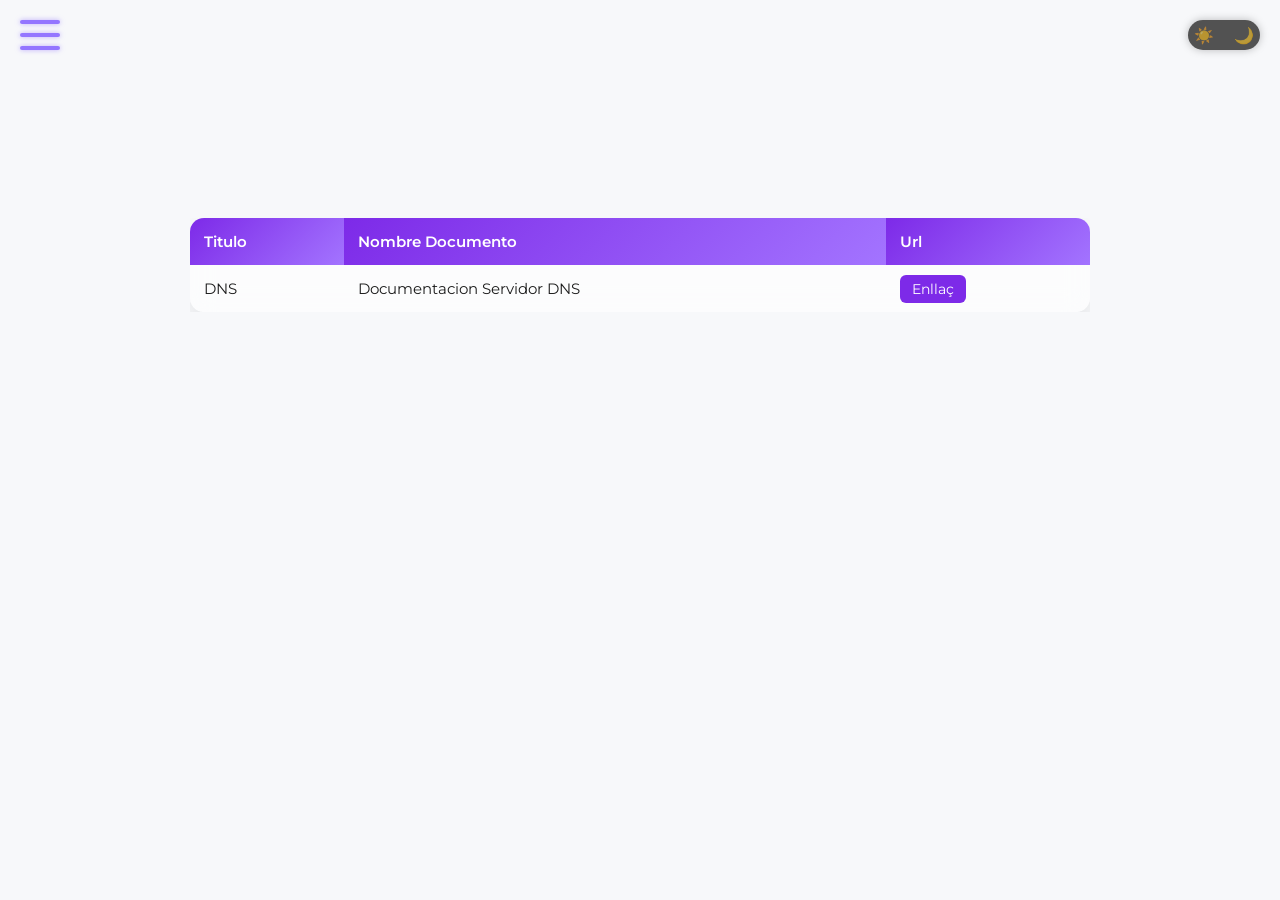
<file: Projecte Insti/documentacio.html>
<!DOCTYPE html>
<html lang="ca">
<head>
  <meta charset="UTF-8" />
  <meta name="viewport" content="width=device-width, initial-scale=1.0" />
  <title>Documentacion Servidores</title>
  <link rel="icon" type="image/x-icon" href="logo.ico" />
  <link rel="stylesheet" href="styles.css" />
  <link href="https://fonts.googleapis.com/css2?family=Montserrat:wght@300;400;500;600;700&display=swap" rel="stylesheet">
</head>

<body>
  <!-- Botón modo claro/oscuro -->
  <input type="checkbox" id="checkboxInput" />
  <label for="checkboxInput" class="toggleSwitch">
    <span class="sun">☀️</span>
    <span class="moon">🌙</span>
  </label>

  <!-- Menú hamburguesa -->
  <label class="burger" for="burger">
    <input type="checkbox" id="burger" />
    <span></span>
    <span></span>
    <span></span>
  </label>

  <!-- Menú de navegación -->
  <nav class="nav-menu">
    <ul>
      <li><a href="index.html">Menú Inici</a></li>
      <!-- 
      <li><a href="#">Proyectos</a></li>
      <li><a href="#">Servicios</a></li>
      <li><a href="#">Contacto</a></li>
      -->
    </ul>

    <!-- Barra de búsqueda -->
    <div class="group">
      <svg viewBox="0 0 24 24" aria-hidden="true" class="search-icon">
        <g>
          <path
            d="M21.53 20.47l-3.66-3.66C19.195 15.24 20 13.214 20 11c0-4.97-4.03-9-9-9s-9 
            4.03-9 9 4.03 9 9 9c2.215 0 4.24-.804 5.808-2.13l3.66 
            3.66c.147.146.34.22.53.22s.385-.073.53-.22c.295-.293.295-.767.002-1.06zM3.5 
            11c0-4.135 3.365-7.5 7.5-7.5s7.5 
            3.365 7.5 7.5-3.365 7.5-7.5 7.5-7.5-3.365-7.5-7.5z">
          </path>
        </g>
      </svg>
      <input id="query" class="input" type="search" placeholder="Buscar..." name="searchbar" />
    </div>
  </nav>

  <h1 class="main-title">Pàgina Principal</h1>






 <div class="table-container">
  <table>

    <thead>
      <tr>
        <th>Titulo</th>
        <th>Nombre Documento</th>
        <th>Url</th>
      </tr>
    </thead>

    <tbody>
      <tr>
        <td>DNS</td>
        <td>Documentacion Servidor DNS</td>
        <td>
          <a href="../assets/dns.pdf" download>Enllaç</a>
        </td>
      </tr>
    </tbody>

  </table>
</div>



  <script src="script.js"></script>
  <audio id="clickSound" src="sonidos/sonido boton.mp3" preload="auto"></audio>
</body>
</html>
</file>
<file: styles.css>
* {
    margin: 0;
    padding: 0;
    /* MIQUEL RIERA */ 
    box-sizing: border-box;
}

body {
    font-family: 'Inter', sans-serif;
    background: #f5f5f5;
    /* MIQUEL RIERA */ 
    color: #111;
    line-height: 1.6;
    scroll-behavior: smooth;
}

/* NAV */

nav {
    position: fixed;
    width: 100%;
    top: 0;
    /* MIQUEL RIERA */ 
    background: rgba(255,255,255,0.9);
    backdrop-filter: blur(10px);
    display: flex;
    justify-content: space-between;
    padding: 15px 50px;
    z-index: 1000;
}

nav ul {
    display: flex;
    list-style: none;
}

nav li {
    margin-left: 20px;
}

nav a {
    text-decoration: none;
    color: #111;
    /* MIQUEL RIERA */ 
    font-weight: 500;
}

nav a:hover {
    color: #0077ff;
}
/* MIQUEL RIERA */ 
/* HEADER */

header {
    height: 100vh;
    display: flex;
    flex-direction: column;
    justify-content: center;
    align-items: center;
    background: white;
    text-align: center;
    padding-top: 80px;
}
/* MIQUEL RIERA */ 
header img {
    width: 150px;
    height: 150px;
    border-radius: 50%;
    object-fit: cover;
    margin-bottom: 20px;
}
/* MIQUEL RIERA */ 
h1 {
    font-size: 3rem;
}
/* MIQUEL RIERA */ 
.subtitle {
    color: #666;
}
/* MIQUEL RIERA */ 
section {
    max-width: 900px;
    margin: 100px auto;
    padding: 0 20px;
}
/* MIQUEL RIERA */ 
h2 {
    margin-bottom: 20px;
    font-size: 2rem;
}
/* MIQUEL RIERA */ 
.highlight {
    color: #0077ff;
}

/* MIQUEL RIERA */ 
.project-card {
    background: white;
    padding: 20px;
    margin-bottom: 20px;
    border-radius: 10px;
    transition: transform 0.3s ease;
}
/* MIQUEL RIERA */ 
.project-card:hover {
    transform: translateY(-5px);
}

.project-card a {
    color: #0077ff;
    text-decoration: none;
}

/* MIQUEL RIERA */ 
.btn {
    display: inline-block;
    padding: 10px 20px;
    background: #0077ff;
    color: white;
    border-radius: 5px;
    text-decoration: none;
    transition: 0.3s;
}

/* MIQUEL RIERA */ 
.btn:hover {
    background: #005fcc;
}

footer {
    text-align: center;
    padding: 30px;
    background: white;
    margin-top: 50px;
}


/* MIQUEL RIERA */ 



.page-section {
    display: flex;
    flex-direction: column;
    align-items: center;
}

.cv-viewer {
    width: 80%;
    height: 800px;
}
</file>
<file: Biografia/styles.css>
* {
    margin: 0;
    padding: 0;
    box-sizing: border-box;
}

body {
    font-family: 'Inter', sans-serif;
    background: #f5f5f5;
    color: #111;
    line-height: 1.6;
    scroll-behavior: smooth;
}

/* NAV */

nav {
    position: fixed;
    width: 100%;
    top: 0;
    background: rgba(255,255,255,0.9);
    backdrop-filter: blur(10px);
    display: flex;
    justify-content: space-between;
    padding: 15px 50px;
    z-index: 1000;
}

nav ul {
    display: flex;
    list-style: none;
}

nav li {
    margin-left: 20px;
}

nav a {
    text-decoration: none;
    color: #111;
    font-weight: 500;
}

nav a:hover {
    color: #0077ff;
}

/* HEADER */

header {
    height: 100vh;
    display: flex;
    flex-direction: column;
    justify-content: center;
    align-items: center;
    background: white;
    text-align: center;
    padding-top: 80px;
}

header img {
    width: 150px;
    height: 150px;
    border-radius: 50%;
    object-fit: cover;
    margin-bottom: 20px;
}

h1 {
    font-size: 3rem;
}

.subtitle {
    color: #666;
}

section {
    max-width: 900px;
    margin: 100px auto;
    padding: 0 20px;
}

h2 {
    margin-bottom: 20px;
    font-size: 2rem;
}

.highlight {
    color: #0077ff;
}

/* PROYECTOS */

.project-card {
    background: white;
    padding: 20px;
    margin-bottom: 20px;
    border-radius: 10px;
    transition: transform 0.3s ease;
}

.project-card:hover {
    transform: translateY(-5px);
}

.project-card a {
    color: #0077ff;
    text-decoration: none;
}

/* BOTÓN */

.btn {
    display: inline-block;
    padding: 10px 20px;
    background: #0077ff;
    color: white;
    border-radius: 5px;
    text-decoration: none;
    transition: 0.3s;
}

.btn:hover {
    background: #005fcc;
}

footer {
    text-align: center;
    padding: 30px;
    background: white;
    margin-top: 50px;
}
</file>
<file: Projecte Insti/styles.css>
/* === Tipografía general === */
body {
  font-family: 'Montserrat', sans-serif;
  background-color: #f7f8fa;
  color: #1c1c1c;
  transition: background-color 0.3s ease, color 0.3s ease;
}

/* === Botón modo claro/oscuro === */
#checkboxInput {
  display: none;
}

.toggleSwitch {
  display: flex;
  align-items: center;
  justify-content: space-between;
  position: absolute;
  top: 20px;
  right: 20px;
  width: 60px;
  height: 30px;
  background-color: rgb(82, 82, 82);
  border-radius: 20px;
  cursor: pointer;
  transition-duration: 0.3s;
  padding: 0 6px;
  box-shadow: 0 0 8px rgba(0, 0, 0, 0.25);
  z-index: 20;
}

.toggleSwitch .sun,
.toggleSwitch .moon {
  font-size: 16px;
  opacity: 0.6;
  transition: opacity 0.3s;
}

#checkboxInput:checked + .toggleSwitch {
  background-color: rgb(148, 118, 255);
}

#checkboxInput:checked + .toggleSwitch .sun {
  opacity: 1;
}

#checkboxInput:checked + .toggleSwitch .moon {
  opacity: 0.3;
}

/* === Menú hamburguesa === */
.burger {
  position: fixed;
  top: 20px;
  left: 20px;
  width: 40px;
  height: 30px;
  background: transparent;
  cursor: pointer;
  display: block;
  z-index: 30;
}

.burger input {
  display: none;
}

.burger span {
  display: block;
  position: absolute;
  height: 4px;
  width: 100%;
  background: rgb(148, 118, 255);
  border-radius: 9px;
  opacity: 1;
  left: 0;
  transform: rotate(0deg);
  transition: 0.25s ease-in-out;
  box-shadow: 0 0 5px rgba(148, 118, 255, 0.6);
}

.burger span:nth-of-type(1) { top: 0; transform-origin: left center; }
.burger span:nth-of-type(2) { top: 50%; transform: translateY(-50%); transform-origin: left center; }
.burger span:nth-of-type(3) { top: 100%; transform: translateY(-100%); transform-origin: left center; }

.burger input:checked ~ span:nth-of-type(1) {
  transform: rotate(45deg);
  top: 0;
  left: 5px;
}

.burger input:checked ~ span:nth-of-type(2) {
  width: 0%;
  opacity: 0;
}

.burger input:checked ~ span:nth-of-type(3) {
  transform: rotate(-45deg);
  top: 28px;
  left: 5px;
}

/* === Menú desplegable === */
.nav-menu {
  position: fixed;
  top: 0;
  left: -100%;
  width: 250px;
  height: 100%;
  backdrop-filter: blur(10px);
  background: rgba(124, 58, 237, 0.35);
  box-shadow: 5px 0 20px rgba(0, 0, 0, 0.2);
  border-right: 1px solid rgba(255, 255, 255, 0.2);
  transition: left 0.5s ease;
  padding: 80px 20px 20px;
  z-index: 25;
}

.nav-menu.active {
  left: 0;
}

.nav-menu ul {
  list-style: none;
  padding: 0;
}

.nav-menu ul li {
  margin: 20px 0;
}

.nav-menu ul li a {
  color: white;
  text-decoration: none;
  font-weight: 500;
  transition: color 0.3s;
}

.nav-menu ul li a:hover {
  color: #d1c4ff;
}

/* === Barra de búsqueda === */
.group {
  margin-top: 20px;
  display: flex;
  align-items: center;
  position: relative;
}

.input {
  font-family: "Montserrat", sans-serif;
  width: 100%;
  height: 45px;
  padding-left: 2.5rem;
  border: none;
  border-radius: 12px;
  background-color: rgba(22, 23, 29, 0.6);
  color: #e0dfff;
  outline: none;
  transition: all 0.25s ease;
}

.input::placeholder {
  color: #bdbecb;
}

.search-icon {
  position: absolute;
  left: 1rem;
  fill: #bdbecb;
  width: 1rem;
  height: 1rem;
  pointer-events: none;
}

/* === Tarjetas === */
.card {
  background-color: #fff;
  border-radius: 16px;
  padding: 25px;
  max-width: 320px;
  margin: 40px auto;
  box-shadow: 0 4px 10px rgba(0, 0, 0, 0.1);
  text-align: center;
  transition: all 0.3s ease;
}

.card:hover {
  transform: translateY(-6px);
  box-shadow: 0 0 30px rgba(148, 118, 255, 0.5);
}

.icon {
  background-color: rgb(148, 118, 255);
  color: white;
  font-size: 22px;
  width: 50px;
  height: 50px;
  border-radius: 12px;
  display: flex;
  align-items: center;
  justify-content: center;
  margin: 0 auto 10px;
}

/* === Modo oscuro === */
body.dark-mode {
  background-color: #0f172a;
  color: #e2e8f0;
}

body.dark-mode .card {
  background-color: #1e293b;
  color: #e2e8f0;
}

body.dark-mode .nav-menu {
  background: rgba(60, 40, 120, 0.35);
}

body.dark-mode .burger span {
  background: white;
}


/* ===========================
   ESTILO GENERAL DE BOTONES
=========================== */
.button {
  position: relative;
  padding: 10px 22px;
  border-radius: 6px;
  border: none;
  color: #fff;
  cursor: pointer;
  background-color: #7d2ae8;
  transition: all 0.2s ease;
  font-family: 'Montserrat', sans-serif;
  font-size: 1rem;
}

.button:active {
  transform: scale(0.96);
}

.button:before,
.button:after {
  position: absolute;
  content: "";
  width: 150%;
  left: 50%;
  height: 100%;
  transform: translateX(-50%);
  z-index: -1000;
  background-repeat: no-repeat;
}

.button:hover:before {
  top: -70%;
  background-image: radial-gradient(circle, #7d2ae8 20%, transparent 20%),
    radial-gradient(circle, transparent 20%, #7d2ae8 20%, transparent 30%),
    radial-gradient(circle, #7d2ae8 20%, transparent 20%),
    radial-gradient(circle, #7d2ae8 20%, transparent 20%),
    radial-gradient(circle, transparent 10%, #7d2ae8 15%, transparent 20%),
    radial-gradient(circle, #7d2ae8 20%, transparent 20%),
    radial-gradient(circle, #7d2ae8 20%, transparent 20%),
    radial-gradient(circle, #7d2ae8 20%, transparent 20%),
    radial-gradient(circle, #7d2ae8 20%, transparent 20%);
  background-size: 10% 10%, 20% 20%, 15% 15%, 20% 20%, 18% 18%, 10% 10%, 15% 15%,
    10% 10%, 18% 18%;
  background-position: 50% 120%;
  animation: greentopBubbles 0.6s ease;
}

@keyframes greentopBubbles {
  0% {
    background-position: 5% 90%, 10% 90%, 10% 90%, 15% 90%, 25% 90%, 25% 90%,
      40% 90%, 55% 90%, 70% 90%;
  }
  50% {
    background-position: 0% 80%, 0% 20%, 10% 40%, 20% 0%, 30% 30%, 22% 50%,
      50% 50%, 65% 20%, 90% 30%;
  }
  100% {
    background-position: 0% 70%, 0% 10%, 10% 30%, 20% -10%, 30% 20%, 22% 40%,
      50% 40%, 65% 10%, 90% 20%;
    background-size: 0% 0%;
  }
}

.button:hover::after {
  bottom: -70%;
  background-image: radial-gradient(circle, #7d2ae8 20%, transparent 20%),
    radial-gradient(circle, #7d2ae8 20%, transparent 20%),
    radial-gradient(circle, transparent 10%, #7d2ae8 15%, transparent 20%),
    radial-gradient(circle, #7d2ae8 20%, transparent 20%),
    radial-gradient(circle, #7d2ae8 20%, transparent 20%),
    radial-gradient(circle, #7d2ae8 20%, transparent 20%),
    radial-gradient(circle, #7d2ae8 20%, transparent 20%);
  background-size: 15% 15%, 20% 20%, 18% 18%, 20% 20%, 15% 15%, 20% 20%, 18% 18%;
  background-position: 50% 0%;
  animation: greenbottomBubbles 0.6s ease;
}

@keyframes greenbottomBubbles {
  0% {
    background-position: 10% -10%, 30% 10%, 55% -10%, 70% -10%, 85% -10%,
      70% -10%, 70% 0%;
  }
  50% {
    background-position: 0% 80%, 20% 80%, 45% 60%, 60% 100%, 75% 70%, 95% 60%,
      105% 0%;
  }
  100% {
    background-position: 0% 90%, 20% 90%, 45% 70%, 60% 110%, 75% 80%, 95% 70%,
      110% 10%;
    background-size: 0% 0%;
  }
}

/* ===========================
   CENTRADO DEL BOTÓN EN LAS TARJETAS
=========================== */
.card {
  display: flex;
  flex-direction: column;
  justify-content: center;
  align-items: center;
  text-align: center;
}

.card .button {
  margin-top: 20px;
}

/* CONTENEDOR DE TARJETAS */
.cards-container {
  display: grid;
  grid-template-columns: repeat(auto-fit, minmax(280px, 1fr));
  gap: 2rem; /* Espacio entre tarjetas */
  padding: 2rem;
  justify-items: center;
  align-items: start;
}

/* TARJETAS INDIVIDUALES */
.card {
  background: rgba(255, 255, 255, 0.15); /* efecto translúcido */
  backdrop-filter: blur(10px);
  border-radius: 15px;
  padding: 20px;
  text-align: center;
  color: #fff;
  width: 100%;
  max-width: 350px;
  box-shadow: 0 4px 20px rgba(0, 0, 0, 0.1);
  transition: transform 0.3s ease;
}

.card:hover {
  transform: translateY(-8px);
}

/* 🌞🌚 Estilos para texto dentro de las tarjetas */
.card h3,
.card p {
  color: #1a1a1a;
  transition: color 0.3s ease;
}

/* Texto en modo oscuro */
body.dark-mode .card h3,
body.dark-mode .card p {
  color: #e2e8f0; /* tono claro agradable */
}

/* Botón dentro de las tarjetas */
.card .button {
  margin-top: 10px;
  background-color: #7d2ae8;
  color: #fff;
  transition: background-color 0.3s ease, color 0.3s ease;
}

/* Botón en modo oscuro */
body.dark-mode .card .button {
  background-color: #a78bfa; /* morado más claro para contraste */
  color: #0f172a;
}

/* Hover adaptado */
.card .button:hover {
  background-color: #9f6cff;
}
body.dark-mode .card .button:hover {
  background-color: #c4b5fd;
}

/* Transición general */
.card,
.card .icon,
.card h3,
.card p,
.card .button {
  transition: all 0.3s ease-in-out;
}


/* Titol centrat al index.html*/

/* Envuélvelo con .center-page o añádelo a body si esta vista solo muestra el h1 */
.center-page{
  min-height: 100vh;
  display: grid;
  place-items: center;    /* centra vertical y horizontal */
  padding: 4rem 1rem;
}

.center-page > h1{
  margin: 0;
  font-weight: 800;
  font-size: clamp(2rem, 5vw, 3rem);
  letter-spacing: .3px;
  text-align: center;
  color: var(--text);
  text-shadow: 0 2px 24px rgba(124, 58, 237, .18);
  position: relative;
  isolation: isolate;
}

/* Detalle sutil de acento debajo del título (opcional) */
.center-page > h1::after{
  content: "";
  display: block;
  height: 4px;
  width: min(120px, 30vw);
  margin: .9rem auto 0;
  border-radius: 999px;
  background: linear-gradient(90deg, transparent, var(--primary), transparent);
  opacity: .9;
}


/* Titol animat a totes les pàgines */ 

.main-title {
  font-size: 3rem;
  text-align: center;
  margin-top: 100px;
  opacity: 0;
  transform: translateY(50px);
  transition: all 1s ease;
  color: var(--text-color);
}

.main-title.visible {
  opacity: 1;
  transform: translateY(0);
}

/*Carta progrés */

.progress-card {
  width: 300px;
  background: rgba(255, 255, 255, 0.15);
  backdrop-filter: blur(10px);
  border-radius: 12px;
  box-shadow: 0 4px 15px rgba(0,0,0,0.2);
  overflow: hidden;
  margin: 40px auto;
  color: var(--text-color);
  transition: transform 0.4s ease, border-bottom 0.4s ease;
}

.progress-card:hover {
  border-bottom: 4px solid #a374ff;
  transform: scale(1.05);
}

.progress-card .header {
  background-color: rgba(120, 70, 255, 0.6);
  color: white;
  padding: 15px;
  text-align: center;
  font-weight: 600;
  font-size: 18px;
}

.progress-card .body {
  padding: 20px;
}

.skill {
  display: flex;
  align-items: center;
  margin-bottom: 18px;
}

.skill-name {
  width: 100px;
  font-size: 15px;
}

.skill-level {
  width: 150px;
  height: 10px;
  background-color: rgba(255,255,255,0.3);
  border-radius: 10px;
  overflow: hidden;
  margin-left: 15px;
}

.skill-percent {
  height: 100%;
  background-color: #a374ff;
  border-radius: 10px;
}

.skill-percent-number {
  margin-left: 10px;
  font-size: 14px;
  color: var(--text-color);
}

/* Modo oscuro */
body.dark-mode .progress-card {
  background: rgba(20, 20, 20, 0.7);
  box-shadow: 0 4px 20px rgba(0, 0, 0, 0.5);
}

body.dark-mode .progress-card .header {
  background-color: rgba(140, 90, 255, 0.8);
}

/* ===========================
   TABLAS MODERNAS
=========================== */

.table-container{
  width: 90%;
  max-width: 900px;
  margin: 60px auto;
  overflow-x: auto;
}

/* Tabla base */
table{
  width: 100%;
  border-collapse: collapse;
  border-radius: 14px;
  overflow: hidden;
  backdrop-filter: blur(12px);
  background: rgba(255,255,255,0.6);
  box-shadow: 0 10px 25px rgba(0,0,0,0.08);
  transition: all .3s ease;
}

/* Cabecera */
th{
  background: linear-gradient(135deg, #7d2ae8, #a374ff);
  color: white;
  padding: 14px;
  text-align: left;
  font-weight: 600;
  font-size: 0.95rem;
}

/* Celdas */
td{
  padding: 14px;
  border-bottom: 1px solid rgba(0,0,0,0.05);
  font-size: 0.95rem;
}

/* Hover filas */
tr:hover td{
  background: rgba(148,118,255,0.08);
  transition: background .25s;
}

/* Última fila sin borde */
tr:last-child td{
  border-bottom: none;
}

/* Enlaces dentro de tabla */
table a{
  text-decoration: none;
  background: #7d2ae8;
  color: white;
  padding: 6px 12px;
  border-radius: 6px;
  font-size: 0.85rem;
  transition: all .25s ease;
}

table a:hover{
  background: #9f6cff;
  transform: translateY(-1px);
}

/* ===========================
   MODO OSCURO
=========================== */

body.dark-mode table{
  background: rgba(30,41,59,0.7);
  box-shadow: 0 10px 25px rgba(0,0,0,0.4);
}

body.dark-mode td{
  border-bottom: 1px solid rgba(255,255,255,0.06);
}

body.dark-mode tr:hover td{
  background: rgba(167,139,250,0.12);
}
</file>
<file: Biografia/Projecte Insti/styles.css>
/* === Tipografía general === */
body {
  font-family: 'Montserrat', sans-serif;
  background-color: #f7f8fa;
  color: #1c1c1c;
  transition: background-color 0.3s ease, color 0.3s ease;
}

/* === Botón modo claro/oscuro === */
#checkboxInput {
  display: none;
}

.toggleSwitch {
  display: flex;
  align-items: center;
  justify-content: space-between;
  position: absolute;
  top: 20px;
  right: 20px;
  width: 60px;
  height: 30px;
  background-color: rgb(82, 82, 82);
  border-radius: 20px;
  cursor: pointer;
  transition-duration: 0.3s;
  padding: 0 6px;
  box-shadow: 0 0 8px rgba(0, 0, 0, 0.25);
  z-index: 20;
}

.toggleSwitch .sun,
.toggleSwitch .moon {
  font-size: 16px;
  opacity: 0.6;
  transition: opacity 0.3s;
}

#checkboxInput:checked + .toggleSwitch {
  background-color: rgb(148, 118, 255);
}

#checkboxInput:checked + .toggleSwitch .sun {
  opacity: 1;
}

#checkboxInput:checked + .toggleSwitch .moon {
  opacity: 0.3;
}

/* === Menú hamburguesa === */
.burger {
  position: fixed;
  top: 20px;
  left: 20px;
  width: 40px;
  height: 30px;
  background: transparent;
  cursor: pointer;
  display: block;
  z-index: 30;
}

.burger input {
  display: none;
}

.burger span {
  display: block;
  position: absolute;
  height: 4px;
  width: 100%;
  background: rgb(148, 118, 255);
  border-radius: 9px;
  opacity: 1;
  left: 0;
  transform: rotate(0deg);
  transition: 0.25s ease-in-out;
  box-shadow: 0 0 5px rgba(148, 118, 255, 0.6);
}

.burger span:nth-of-type(1) { top: 0; transform-origin: left center; }
.burger span:nth-of-type(2) { top: 50%; transform: translateY(-50%); transform-origin: left center; }
.burger span:nth-of-type(3) { top: 100%; transform: translateY(-100%); transform-origin: left center; }

.burger input:checked ~ span:nth-of-type(1) {
  transform: rotate(45deg);
  top: 0;
  left: 5px;
}

.burger input:checked ~ span:nth-of-type(2) {
  width: 0%;
  opacity: 0;
}

.burger input:checked ~ span:nth-of-type(3) {
  transform: rotate(-45deg);
  top: 28px;
  left: 5px;
}

/* === Menú desplegable === */
.nav-menu {
  position: fixed;
  top: 0;
  left: -100%;
  width: 250px;
  height: 100%;
  backdrop-filter: blur(10px);
  background: rgba(124, 58, 237, 0.35);
  box-shadow: 5px 0 20px rgba(0, 0, 0, 0.2);
  border-right: 1px solid rgba(255, 255, 255, 0.2);
  transition: left 0.5s ease;
  padding: 80px 20px 20px;
  z-index: 25;
}

.nav-menu.active {
  left: 0;
}

.nav-menu ul {
  list-style: none;
  padding: 0;
}

.nav-menu ul li {
  margin: 20px 0;
}

.nav-menu ul li a {
  color: white;
  text-decoration: none;
  font-weight: 500;
  transition: color 0.3s;
}

.nav-menu ul li a:hover {
  color: #d1c4ff;
}

/* === Barra de búsqueda === */
.group {
  margin-top: 20px;
  display: flex;
  align-items: center;
  position: relative;
}

.input {
  font-family: "Montserrat", sans-serif;
  width: 100%;
  height: 45px;
  padding-left: 2.5rem;
  border: none;
  border-radius: 12px;
  background-color: rgba(22, 23, 29, 0.6);
  color: #e0dfff;
  outline: none;
  transition: all 0.25s ease;
}

.input::placeholder {
  color: #bdbecb;
}

.search-icon {
  position: absolute;
  left: 1rem;
  fill: #bdbecb;
  width: 1rem;
  height: 1rem;
  pointer-events: none;
}

/* === Tarjetas === */
.card {
  background-color: #fff;
  border-radius: 16px;
  padding: 25px;
  max-width: 320px;
  margin: 40px auto;
  box-shadow: 0 4px 10px rgba(0, 0, 0, 0.1);
  text-align: center;
  transition: all 0.3s ease;
}

.card:hover {
  transform: translateY(-6px);
  box-shadow: 0 0 30px rgba(148, 118, 255, 0.5);
}

.icon {
  background-color: rgb(148, 118, 255);
  color: white;
  font-size: 22px;
  width: 50px;
  height: 50px;
  border-radius: 12px;
  display: flex;
  align-items: center;
  justify-content: center;
  margin: 0 auto 10px;
}

/* === Modo oscuro === */
body.dark-mode {
  background-color: #0f172a;
  color: #e2e8f0;
}

body.dark-mode .card {
  background-color: #1e293b;
  color: #e2e8f0;
}

body.dark-mode .nav-menu {
  background: rgba(60, 40, 120, 0.35);
}

body.dark-mode .burger span {
  background: white;
}


/* ===========================
   ESTILO GENERAL DE BOTONES
=========================== */
.button {
  position: relative;
  padding: 10px 22px;
  border-radius: 6px;
  border: none;
  color: #fff;
  cursor: pointer;
  background-color: #7d2ae8;
  transition: all 0.2s ease;
  font-family: 'Montserrat', sans-serif;
  font-size: 1rem;
}

.button:active {
  transform: scale(0.96);
}

.button:before,
.button:after {
  position: absolute;
  content: "";
  width: 150%;
  left: 50%;
  height: 100%;
  transform: translateX(-50%);
  z-index: -1000;
  background-repeat: no-repeat;
}

.button:hover:before {
  top: -70%;
  background-image: radial-gradient(circle, #7d2ae8 20%, transparent 20%),
    radial-gradient(circle, transparent 20%, #7d2ae8 20%, transparent 30%),
    radial-gradient(circle, #7d2ae8 20%, transparent 20%),
    radial-gradient(circle, #7d2ae8 20%, transparent 20%),
    radial-gradient(circle, transparent 10%, #7d2ae8 15%, transparent 20%),
    radial-gradient(circle, #7d2ae8 20%, transparent 20%),
    radial-gradient(circle, #7d2ae8 20%, transparent 20%),
    radial-gradient(circle, #7d2ae8 20%, transparent 20%),
    radial-gradient(circle, #7d2ae8 20%, transparent 20%);
  background-size: 10% 10%, 20% 20%, 15% 15%, 20% 20%, 18% 18%, 10% 10%, 15% 15%,
    10% 10%, 18% 18%;
  background-position: 50% 120%;
  animation: greentopBubbles 0.6s ease;
}

@keyframes greentopBubbles {
  0% {
    background-position: 5% 90%, 10% 90%, 10% 90%, 15% 90%, 25% 90%, 25% 90%,
      40% 90%, 55% 90%, 70% 90%;
  }
  50% {
    background-position: 0% 80%, 0% 20%, 10% 40%, 20% 0%, 30% 30%, 22% 50%,
      50% 50%, 65% 20%, 90% 30%;
  }
  100% {
    background-position: 0% 70%, 0% 10%, 10% 30%, 20% -10%, 30% 20%, 22% 40%,
      50% 40%, 65% 10%, 90% 20%;
    background-size: 0% 0%;
  }
}

.button:hover::after {
  bottom: -70%;
  background-image: radial-gradient(circle, #7d2ae8 20%, transparent 20%),
    radial-gradient(circle, #7d2ae8 20%, transparent 20%),
    radial-gradient(circle, transparent 10%, #7d2ae8 15%, transparent 20%),
    radial-gradient(circle, #7d2ae8 20%, transparent 20%),
    radial-gradient(circle, #7d2ae8 20%, transparent 20%),
    radial-gradient(circle, #7d2ae8 20%, transparent 20%),
    radial-gradient(circle, #7d2ae8 20%, transparent 20%);
  background-size: 15% 15%, 20% 20%, 18% 18%, 20% 20%, 15% 15%, 20% 20%, 18% 18%;
  background-position: 50% 0%;
  animation: greenbottomBubbles 0.6s ease;
}

@keyframes greenbottomBubbles {
  0% {
    background-position: 10% -10%, 30% 10%, 55% -10%, 70% -10%, 85% -10%,
      70% -10%, 70% 0%;
  }
  50% {
    background-position: 0% 80%, 20% 80%, 45% 60%, 60% 100%, 75% 70%, 95% 60%,
      105% 0%;
  }
  100% {
    background-position: 0% 90%, 20% 90%, 45% 70%, 60% 110%, 75% 80%, 95% 70%,
      110% 10%;
    background-size: 0% 0%;
  }
}

/* ===========================
   CENTRADO DEL BOTÓN EN LAS TARJETAS
=========================== */
.card {
  display: flex;
  flex-direction: column;
  justify-content: center;
  align-items: center;
  text-align: center;
}

.card .button {
  margin-top: 20px;
}

/* CONTENEDOR DE TARJETAS */
.cards-container {
  display: grid;
  grid-template-columns: repeat(auto-fit, minmax(280px, 1fr));
  gap: 2rem; /* Espacio entre tarjetas */
  padding: 2rem;
  justify-items: center;
  align-items: start;
}

/* TARJETAS INDIVIDUALES */
.card {
  background: rgba(255, 255, 255, 0.15); /* efecto translúcido */
  backdrop-filter: blur(10px);
  border-radius: 15px;
  padding: 20px;
  text-align: center;
  color: #fff;
  width: 100%;
  max-width: 350px;
  box-shadow: 0 4px 20px rgba(0, 0, 0, 0.1);
  transition: transform 0.3s ease;
}

.card:hover {
  transform: translateY(-8px);
}

/* 🌞🌚 Estilos para texto dentro de las tarjetas */
.card h3,
.card p {
  color: #1a1a1a;
  transition: color 0.3s ease;
}

/* Texto en modo oscuro */
body.dark-mode .card h3,
body.dark-mode .card p {
  color: #e2e8f0; /* tono claro agradable */
}

/* Botón dentro de las tarjetas */
.card .button {
  margin-top: 10px;
  background-color: #7d2ae8;
  color: #fff;
  transition: background-color 0.3s ease, color 0.3s ease;
}

/* Botón en modo oscuro */
body.dark-mode .card .button {
  background-color: #a78bfa; /* morado más claro para contraste */
  color: #0f172a;
}

/* Hover adaptado */
.card .button:hover {
  background-color: #9f6cff;
}
body.dark-mode .card .button:hover {
  background-color: #c4b5fd;
}

/* Transición general */
.card,
.card .icon,
.card h3,
.card p,
.card .button {
  transition: all 0.3s ease-in-out;
}


/* Titol centrat al index.html*/

/* Envuélvelo con .center-page o añádelo a body si esta vista solo muestra el h1 */
.center-page{
  min-height: 100vh;
  display: grid;
  place-items: center;    /* centra vertical y horizontal */
  padding: 4rem 1rem;
}

.center-page > h1{
  margin: 0;
  font-weight: 800;
  font-size: clamp(2rem, 5vw, 3rem);
  letter-spacing: .3px;
  text-align: center;
  color: var(--text);
  text-shadow: 0 2px 24px rgba(124, 58, 237, .18);
  position: relative;
  isolation: isolate;
}

/* Detalle sutil de acento debajo del título (opcional) */
.center-page > h1::after{
  content: "";
  display: block;
  height: 4px;
  width: min(120px, 30vw);
  margin: .9rem auto 0;
  border-radius: 999px;
  background: linear-gradient(90deg, transparent, var(--primary), transparent);
  opacity: .9;
}


/* Titol animat a totes les pàgines */ 

.main-title {
  font-size: 3rem;
  text-align: center;
  margin-top: 100px;
  opacity: 0;
  transform: translateY(50px);
  transition: all 1s ease;
  color: var(--text-color);
}

.main-title.visible {
  opacity: 1;
  transform: translateY(0);
}

/*Carta progrés */

.progress-card {
  width: 300px;
  background: rgba(255, 255, 255, 0.15);
  backdrop-filter: blur(10px);
  border-radius: 12px;
  box-shadow: 0 4px 15px rgba(0,0,0,0.2);
  overflow: hidden;
  margin: 40px auto;
  color: var(--text-color);
  transition: transform 0.4s ease, border-bottom 0.4s ease;
}

.progress-card:hover {
  border-bottom: 4px solid #a374ff;
  transform: scale(1.05);
}

.progress-card .header {
  background-color: rgba(120, 70, 255, 0.6);
  color: white;
  padding: 15px;
  text-align: center;
  font-weight: 600;
  font-size: 18px;
}

.progress-card .body {
  padding: 20px;
}

.skill {
  display: flex;
  align-items: center;
  margin-bottom: 18px;
}

.skill-name {
  width: 100px;
  font-size: 15px;
}

.skill-level {
  width: 150px;
  height: 10px;
  background-color: rgba(255,255,255,0.3);
  border-radius: 10px;
  overflow: hidden;
  margin-left: 15px;
}

.skill-percent {
  height: 100%;
  background-color: #a374ff;
  border-radius: 10px;
}

.skill-percent-number {
  margin-left: 10px;
  font-size: 14px;
  color: var(--text-color);
}

/* Modo oscuro */
body.dark-mode .progress-card {
  background: rgba(20, 20, 20, 0.7);
  box-shadow: 0 4px 20px rgba(0, 0, 0, 0.5);
}

body.dark-mode .progress-card .header {
  background-color: rgba(140, 90, 255, 0.8);
}

/* ===========================
   TABLAS MODERNAS
=========================== */

.table-container{
  width: 90%;
  max-width: 900px;
  margin: 60px auto;
  overflow-x: auto;
}

/* Tabla base */
table{
  width: 100%;
  border-collapse: collapse;
  border-radius: 14px;
  overflow: hidden;
  backdrop-filter: blur(12px);
  background: rgba(255,255,255,0.6);
  box-shadow: 0 10px 25px rgba(0,0,0,0.08);
  transition: all .3s ease;
}

/* Cabecera */
th{
  background: linear-gradient(135deg, #7d2ae8, #a374ff);
  color: white;
  padding: 14px;
  text-align: left;
  font-weight: 600;
  font-size: 0.95rem;
}

/* Celdas */
td{
  padding: 14px;
  border-bottom: 1px solid rgba(0,0,0,0.05);
  font-size: 0.95rem;
}

/* Hover filas */
tr:hover td{
  background: rgba(148,118,255,0.08);
  transition: background .25s;
}

/* Última fila sin borde */
tr:last-child td{
  border-bottom: none;
}

/* Enlaces dentro de tabla */
table a{
  text-decoration: none;
  background: #7d2ae8;
  color: white;
  padding: 6px 12px;
  border-radius: 6px;
  font-size: 0.85rem;
  transition: all .25s ease;
}

table a:hover{
  background: #9f6cff;
  transform: translateY(-1px);
}

/* ===========================
   MODO OSCURO
=========================== */

body.dark-mode table{
  background: rgba(30,41,59,0.7);
  box-shadow: 0 10px 25px rgba(0,0,0,0.4);
}

body.dark-mode td{
  border-bottom: 1px solid rgba(255,255,255,0.06);
}

body.dark-mode tr:hover td{
  background: rgba(167,139,250,0.12);
}
</file>
<file: ADTelecom/styles.css>
/* Aplicamos una estructura de página flexible */
html, body {
    height: 100%; /* Aseguramos que el documento y la página cubran el 100% de la altura */
    margin: 0;
    padding: 0;
    display: flex;
    flex-direction: column; /* Hace que los elementos hijos del body se apilen en columna */
}

.wrapper {
    flex: 1; /* Permite que el contenido crezca para llenar el espacio disponible */
}

/* Estilos generales para el pie de página */
footer {
    background-color: #2C3E50; /* Fondo oscuro */
    color: #ffffff; /* Texto blanco */
    text-align: center;
    padding: 10px 0; /* Espaciado interior */
    font-size: 0.9rem; /* Tamaño de letra */
    position: relative; /* Mantiene el footer dentro del flujo del documento */
    width: 100%;
    bottom: 0;
}

/* Opcional: estiliza el botón */
.cta-button {
    background-color: #1abc9c;
    color: #ffffff;
    padding: 10px 20px;
    border-radius: 30px;
    font-size: 1.1rem;
    font-weight: 600;
    text-decoration: none;
    transition: background-color 0.3s ease;
}

.cta-button:hover {
    background-color: #16a085;
}

/* Estilos para el botón "Volver atrás" */
.back-button {
    display: inline-block;
    margin-top: 20px; /* Ajusta el margen superior para colocarlo más arriba */
    margin-bottom: 20px; /* Margen inferior */
    padding: 10px 20px;
    background-color: #3498db;
    color: #fff;
    text-decoration: none;
    border-radius: 8px;
    font-size: 1.1rem;
    font-weight: 600;
    position: relative; /* Asegura que el botón se posicione correctamente */
    top: 10px; /* Ajusta la posición vertical si es necesario */
}

.back-button:hover {
    background-color: #2980b9; /* Cambia el color al pasar el ratón */

}
/* Estilos para transiciones de página */
body {
    opacity: 1;
    transition: opacity 0.5s ease-in-out;
}

.fade-out {
    opacity: 0;
}

/* Estilos para el cambio de página */
a.button {
    position: relative;
    overflow: hidden;
    transition: background-color 0.3s ease;
}

a.button::before {
    content: '';
    position: absolute;
    top: 0;
    left: -100%;
    width: 300%;
    height: 100%;
    background: rgba(255, 255, 255, 0.2);
    transition: left 0.4s ease;
}

a.button:hover::before {
    left: 0;
}


/* Galería de proyectos */
.project-gallery {
    display: grid;
    grid-template-columns: repeat(auto-fit, minmax(300px, 1fr));
    gap: 2rem;
    margin-top: 3rem;
    padding: 0 2rem;
}

.project-card {
    background: var(--card-bg-color);
    padding: 1.5rem;
    border-radius: 12px;
    border: 1px solid var(--card-border-color);
    transition: box-shadow 0.3s ease, transform 0.3s ease;
    text-align: center;
}

.project-card:hover {
    transform: translateY(-10px);
    box-shadow: 0 10px 25px var(--card-hover-shadow);
}

.project-card h3 {
    font-size: 1.75rem;
    margin-bottom: 1rem;
    color: var(--primary-color);
}

.project-card p {
    color: var(--text-color);
    line-height: 1.6;
}

.project-image {
    width: 100%;
    height: auto;
    border-radius: 8px;
    margin-bottom: 1rem;
    object-fit: cover;
}

/* Botones en la sección de proyectos */
.project-card .button {
    margin-top: 1.5rem;
}



/* Variables de colores */
/* Variables de colores */
:root {
    --primary-color: #1E1E2C;
    --secondary-color: #119DA4;
    --accent-color: #119DA4;
    --background-color: #F3F4F6;
    --text-color: #000000;
    --heading-color: rgb(0, 173, 173);
    --button-bg-color: rgb(0, 173, 173);
    --button-hover-color: #119DA4;
    --link-color: #119DA4;
    --link-hover-color: #0E7A80;
    --card-bg-color: #FFFFFF;
    --card-hover-shadow: rgba(0, 0, 0, 0.2);
}

/* Estilos generales */
body {
    font-family: 'Poppins', sans-serif;
    background-color: var(--background-color);
    color: var(--text-color);
    margin: 0;
    padding: 0;
    line-height: 1.7;
    font-size: 1rem;
}

h1, h2, h3, h4, h5, h6 {
    color: var(--heading-color);
    margin-bottom: 0.5em;
}

p {
    color: var(--text-color);
    max-width: 800px;
    margin: 0 auto 1.5em auto;
}

a {
    color: var(--link-color);
    text-decoration: none;
    transition: color 0.3s ease;
}

a:hover {
    color: var(--link-hover-color);
}

/* Cabecera PRINCIPAL, NO TOCAR NO TOCAR NO TOCAR NO TOCAR NO TOCAR.*/ 
/*header {
    background: var(--primary-color);
    color: #fff;
    padding: 1.5rem 2rem;
    text-align: center;
}

header h1 {
    margin: 0;
    font-size: 2.5rem;
    text-transform: uppercase;
    letter-spacing: 2px;
}

nav {
    margin-top: 1rem;
    display: flex;
    justify-content: center;
    gap: 2rem;
}

nav a {
    font-size: 1.1rem;
    font-weight: 600;
    padding: 0.5rem 1.2rem;
    border-radius: 25px;
    transition: background-color 0.3s ease;
}

nav a:hover {
    background-color: var(--accent-color);
    color: #fff;
} */







/* Estilos generales para la cabecera */
header {
    background-color: #2C3E50; /* Color de fondo oscuro para contrastar */
    color: #ffffff; /* Color del texto blanco */
    display: flex; /* Layout flexible para alinear contenido */
    justify-content: space-between; /* Distribuye espacio entre el logo y el menú */
    align-items: center; /* Centra verticalmente el contenido */
    padding: 20px 50px; /* Espaciado alrededor de los elementos */
    box-shadow: 0 4px 6px rgba(0, 0, 0, 0.1); /* Sombra suave para un efecto flotante */
}

header h1 {
    font-size: 2.5rem; /* Tamaño grande para el título */
    font-weight: 700; /* Negrita para destacar el nombre */
    font-family: 'Nunito', sans-serif; /* Tipografía estilizada */
    margin: 0; /* Elimina margen para centrarlo mejor */
}

nav a {
    text-decoration: none; /* Elimina subrayado */
    color: #ffffff; /* Color del texto blanco */
    margin-left: 20px; /* Espacio entre enlaces */
    font-size: 1.2rem; /* Tamaño adecuado para el menú */
    font-weight: 600; /* Negrita ligera */
    transition: color 0.3s ease; /* Transición suave en hover */
}

nav a:hover {
    color: #1abc9c; /* Cambio de color en hover (verde menta) */
}

/* Botón de llamada a la acción */
header .cta-button {
    background-color: #1abc9c; /* Color verde menta */
    color: #ffffff; /* Color de texto blanco */
    padding: 10px 20px; /* Espaciado interior */
    border-radius: 30px; /* Bordes redondeados */
    font-size: 1.1rem; /* Tamaño del texto */
    font-weight: 600; /* Negrita ligera */
    border: none; /* Elimina borde */
    cursor: pointer; /* Cambia el cursor a pointer */
    transition: background-color 0.3s ease; /* Transición suave en hover */
}

header .cta-button:hover {
    background-color: #16a085; /* Oscurece el color en hover */
}

































/* Estilos de las secciones */

#inicio {
    background: url('inicio-bg.jpg') no-repeat center center/cover;
    color: #fff;
    text-align: center;
    padding: 4rem 2rem;
}

#inicio h2 {
    font-size: 3rem;
    margin-bottom: 1rem;
}

#inicio p {
    font-size: 1.2rem;
    margin-bottom: 2rem;
    color: #000000;
}

#contacto {
    padding: 3rem 2rem;
    background-color: var(--background-color);
    text-align: center;
}

#contacto h2 {
    font-size: 2.5rem;
    margin-bottom: 1rem;
}

#contacto p {
    margin-bottom: 2rem;
}

form {
    max-width: 600px;
    margin: 0 auto;
    background-color: #fff;
    padding: 2rem;
    border-radius: 12px;
    box-shadow: 0 10px 25px rgba(0, 0, 0, 0.1);
}

form label {
    display: block;
    margin-bottom: 0.5rem;
    color: var(--heading-color);
}

form input, form textarea {
    width: 100%;
    padding: 0.75rem;
    margin-bottom: 1rem;
    border: 1px solid var(--card-border-color);
    border-radius: 8px;
}

form button {
    display: inline-block;
    background-color: var(--button-bg-color);
    color: #fff;
    padding: 0.8rem 2rem;
    border: none;
    border-radius: 25px;
    cursor: pointer;
    transition: background-color 0.3s ease;
}

form button:hover {
    background-color: var(--button-hover-color);
}

/* Sección Lugar */
#lugar {
    padding: 4rem 2rem;
    text-align: center;
    background-color: var(--background-color);
}

#lugar h2 {
    font-size: 2.5rem;
}

#lugar p {
    margin-bottom: 2rem;
}

/* Sección Historia */
#historia {
    background-color: #fff;
    padding: 4rem 2rem;
    text-align: center;
}

#historia h2 {
    font-size: 2.5rem;
}

#historia p {
    max-width: 700px;
    margin: 0 auto;
}

/* Sección Proyectos */
#proyectos {
    background-color: var(--background-color);
    padding: 4rem 2rem;
    text-align: center;
}

#proyectos h2 {
    font-size: 2.5rem;
    margin-bottom: 2rem;
}

#proyectos p {
    font-size: 1.2rem;
}

/* Sección Servicios */
#servicios {
    padding: 4rem 2rem;
    background-color: var(--background-color);
}

#servicios h2 {
    font-size: 2.5rem;
    margin-bottom: 2rem;
    text-align: center;
}

.service-cards {
    display: grid;
    grid-template-columns: repeat(auto-fit, minmax(250px, 1fr));
    gap: 2rem;
}

.card {
    background-color: var(--card-bg-color);
    padding: 2rem;
    border-radius: 12px;
    transition: box-shadow 0.3s ease;
    box-shadow: 0 5px 15px rgba(0, 0, 0, 0.1);
    text-align: center;
}

.card:hover {
    box-shadow: 0 10px 25px rgba(0, 0, 0, 0.2);
}

.card h3 {
    font-size: 1.75rem;
    margin-bottom: 1rem;
}

.card p {
    color: var(--text-color);
    margin-bottom: 1.5rem;
}

/* Botones */
.button {
    display: inline-block;
    background-color: var(--button-bg-color);
    color: #fff;
    padding: 0.75rem 1.75rem;
    border: none;
    border-radius: 50px;
    font-size: 1.1rem;
    cursor: pointer;
    transition: background 0.3s ease, transform 0.2s ease;
    margin-top: 1rem;
}

.button:hover {
    background-color: var(--button-hover-color);
    transform: translateY(-3px);
}
/* Pie de página */
footer {
    background-color: var(--primary-color);
    color: #fff;
    text-align: center;
    padding: 2rem 0;
    margin-top: 4rem;
}

footer p {
    margin: 0;
    font-size: 0.9rem;
}


/* FUENTES */ 

body {
    font-family: 'Nunito', sans-serif;
}

.button {
    display: block; /* Convertimos el botón en un bloque */
    width: fit-content; /* Ajusta el ancho del botón según el contenido */
    margin: 20px auto; /* Centra el botón horizontalmente y agrega un margen superior/inferior */
    padding: 10px 20px;
    background-color: #007bff; /* Color de fondo */
    color: white; /* Color del texto */
    text-align: center;
    text-decoration: none; /* Quita el subrayado */
    border-radius: 5px; /* Bordes redondeados */
    font-size: 16px; /* Tamaño de fuente */
    transition: background-color 0.3s ease; /* Transición suave para el hover */
}

.button:hover {
    background-color: #0056b3; /* Color de fondo en hover */
}
</file>
